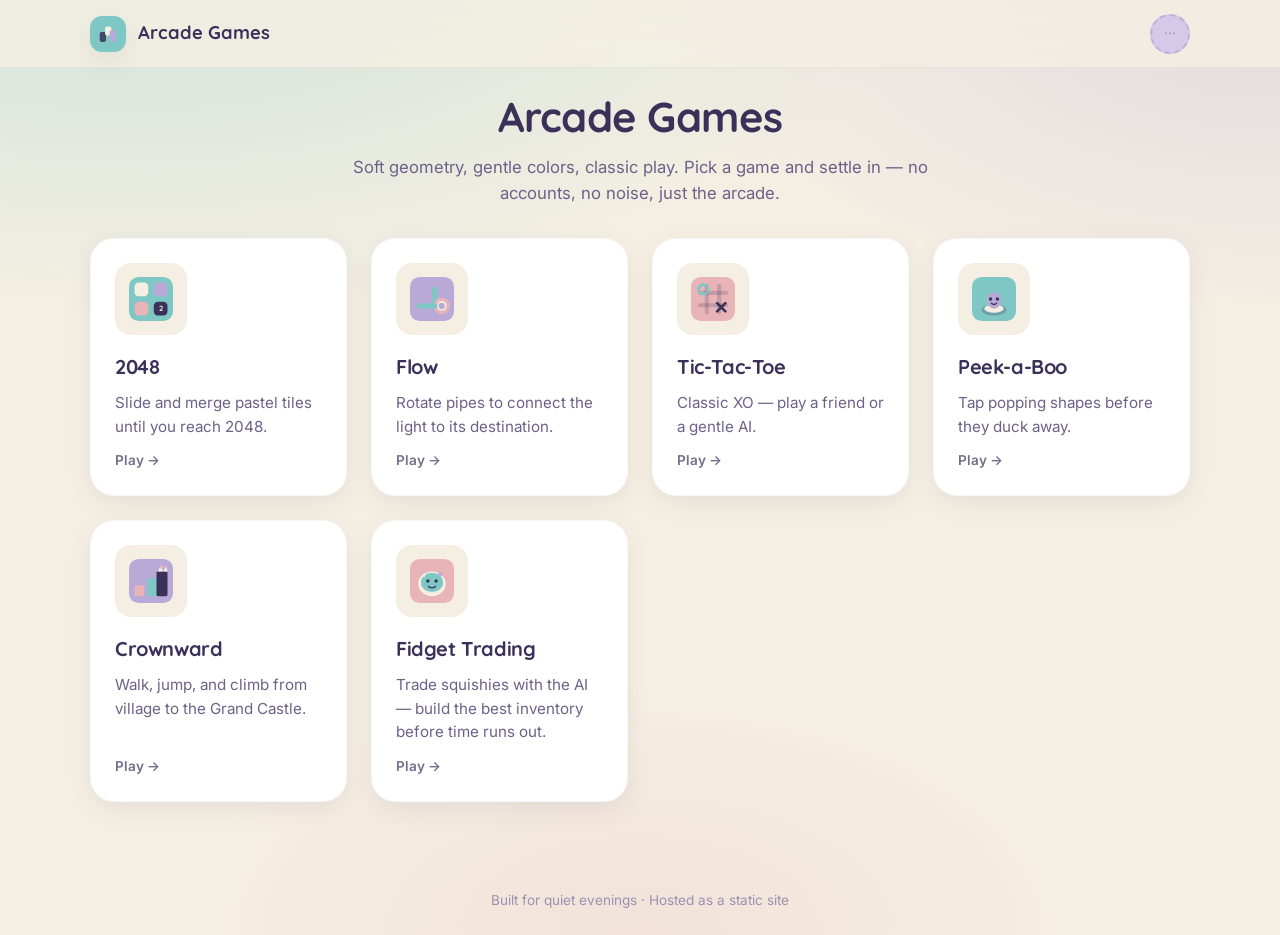
<file: index.html>
<!DOCTYPE html>
<html lang="en">
  <head>
    <meta charset="UTF-8" />
    <meta name="viewport" content="width=device-width, initial-scale=1" />
    <meta
      name="description"
      content="Arcade Games — a cozy collection of classic browser games."
    />
    <title>Arcade Games</title>
    <link rel="stylesheet" href="styles/theme.css" />
  </head>
  <body>
    <div class="page">
      <div id="site-nav" data-base="." data-hub="true"></div>

      <main class="page-main">
        <header class="section-header">
          <h1>Arcade Games</h1>
          <p class="lede">
            Soft geometry, gentle colors, classic play. Pick a game and settle
            in — no accounts, no noise, just the arcade.
          </p>
        </header>

        <ul id="game-grid" class="game-grid" aria-label="Available games"></ul>
      </main>

      <footer class="site-footer">
        Built for quiet evenings · Hosted as a static site
      </footer>
    </div>

    <script src="js/shell.js"></script>
    <script src="games/games-registry.js"></script>
    <script src="js/hub.js"></script>
  </body>
</html>
</file>
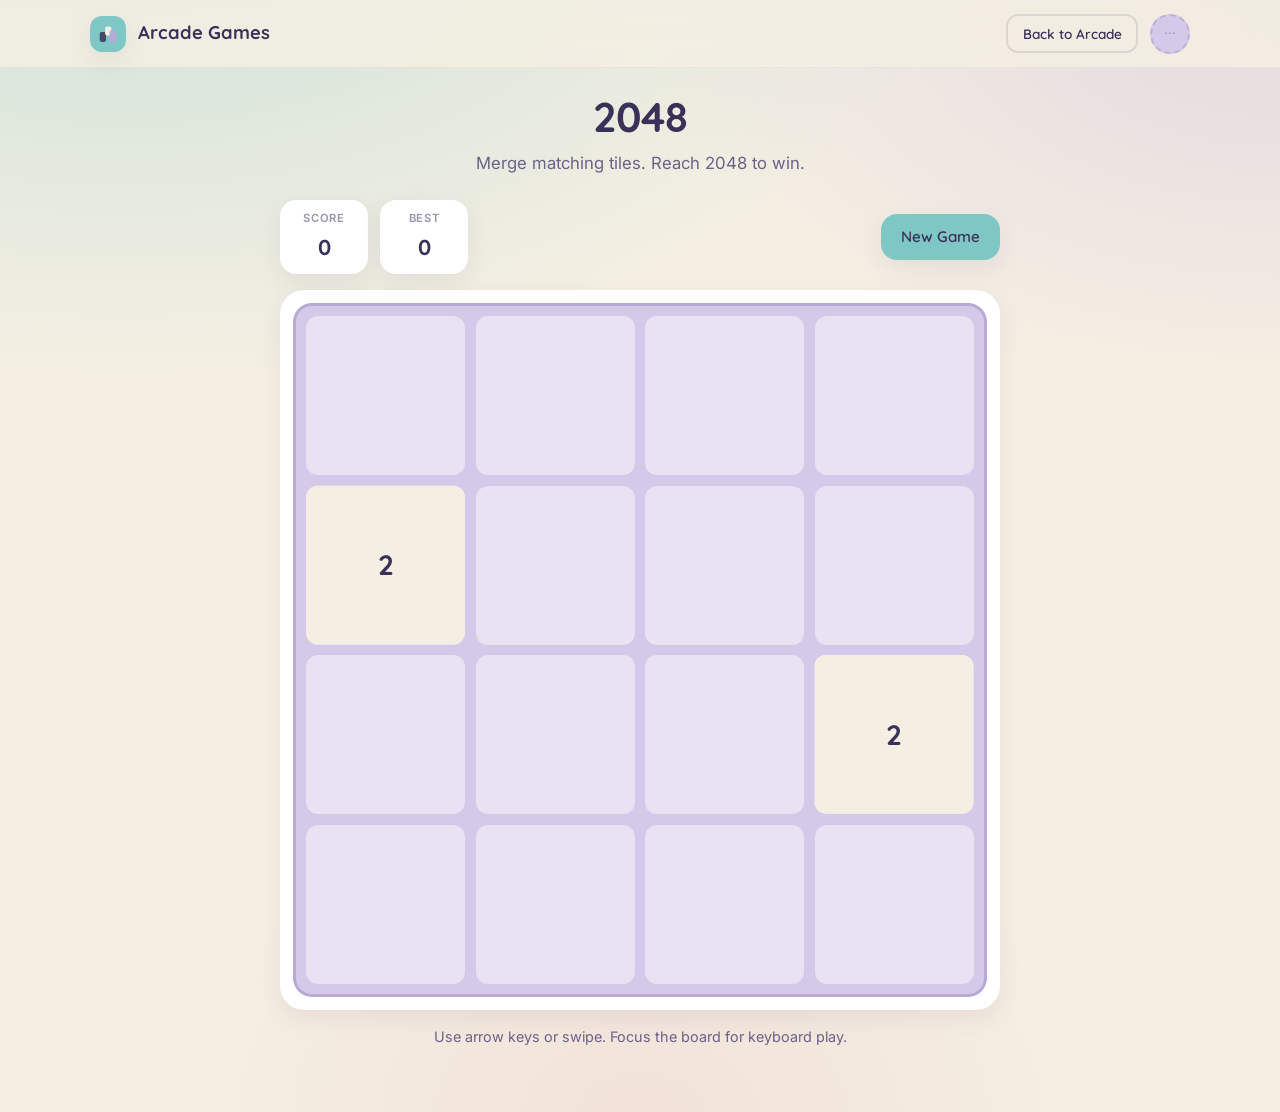
<file: games/2048/index.html>
<!DOCTYPE html>
<html lang="en">
  <head>
    <meta charset="UTF-8" />
    <meta name="viewport" content="width=device-width, initial-scale=1" />
    <title>2048 · Arcade Games</title>
    <link rel="stylesheet" href="../../styles/theme.css" />
    <link rel="stylesheet" href="style.css" />
  </head>
  <body>
    <div class="page">
      <div id="site-nav" data-base="../.."></div>

      <main class="page-main page-main--game">
        <header class="game-header">
          <h1>2048</h1>
          <p class="lede">Merge matching tiles. Reach 2048 to win.</p>
        </header>

        <div class="game-shell">
          <div class="hud">
            <div class="stat-row">
              <div class="stat">
                <span class="stat__label">Score</span>
                <span class="stat__value" id="score">0</span>
              </div>
              <div class="stat">
                <span class="stat__label">Best</span>
                <span class="stat__value" id="best">0</span>
              </div>
            </div>
            <button type="button" class="btn btn--primary" id="new-game">
              New Game
            </button>
          </div>

          <div class="board-wrap" id="board-wrap">
            <div
              class="grid-2048"
              id="board"
              role="grid"
              aria-label="2048 board"
              tabindex="0"
            >
              <div class="grid-2048__bg" id="board-bg" aria-hidden="true"></div>
              <div class="grid-2048__tiles" id="board-tiles"></div>
            </div>

            <div class="modal-backdrop" id="overlay" aria-hidden="true">
              <div class="modal-card" role="dialog" aria-labelledby="overlay-title">
                <h2 id="overlay-title">You win!</h2>
                <p id="overlay-msg">Nice merge streak.</p>
                <div class="btn-group">
                  <button type="button" class="btn btn--primary" id="overlay-restart">
                    New Game
                  </button>
                  <button type="button" class="btn btn--ghost" id="overlay-continue">
                    Keep Going
                  </button>
                </div>
              </div>
            </div>
          </div>

          <p class="muted text-center hint">
            Use arrow keys or swipe. Focus the board for keyboard play.
          </p>
        </div>
      </main>
    </div>

    <script src="../../js/shell.js"></script>
    <script src="script.js"></script>
  </body>
</html>
</file>
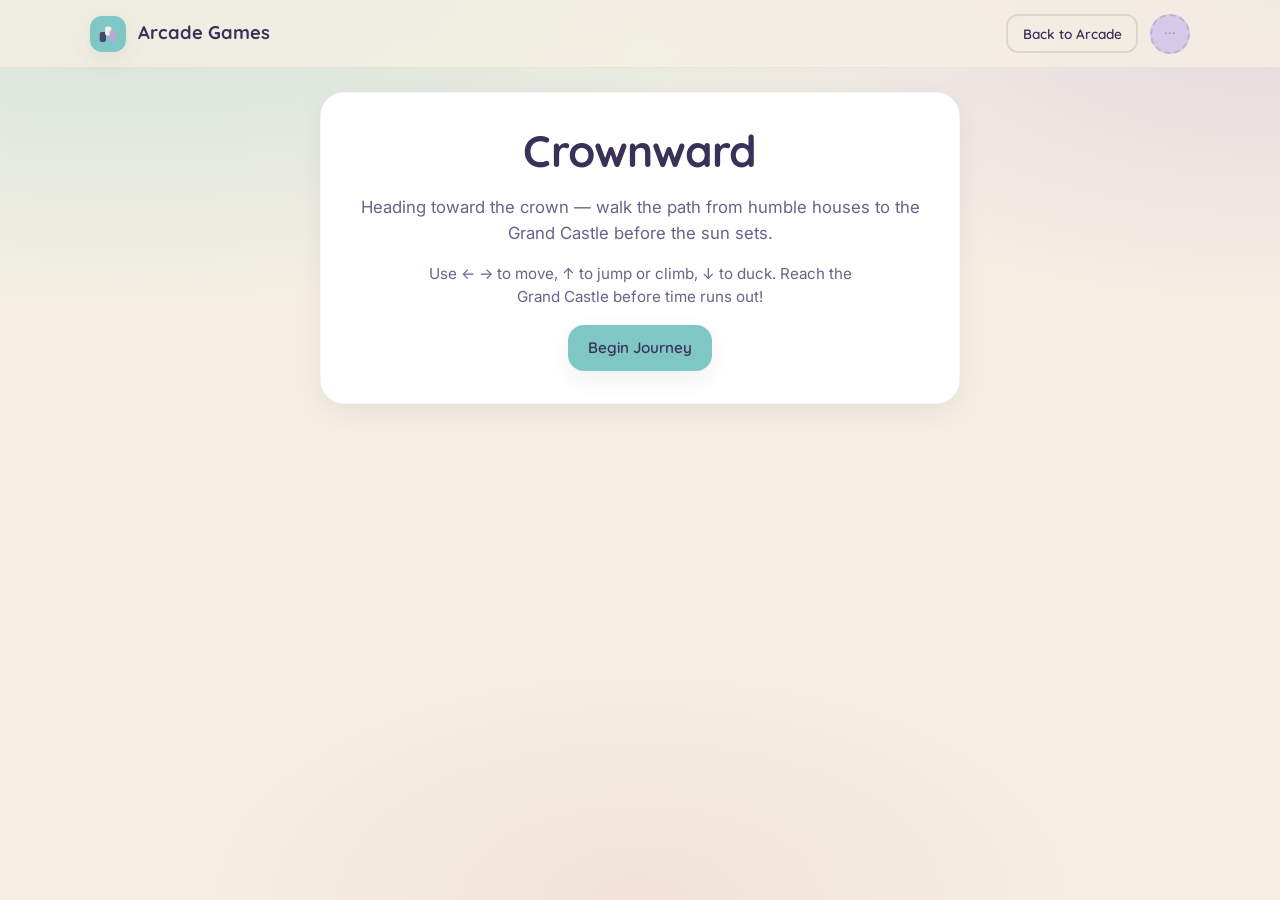
<file: games/crownward/index.html>
<!DOCTYPE html>
<html lang="en">
  <head>
    <meta charset="UTF-8" />
    <meta name="viewport" content="width=device-width, initial-scale=1" />
    <title>Crownward · Arcade Games</title>
    <link rel="stylesheet" href="../../styles/theme.css" />
    <link rel="stylesheet" href="style.css" />
  </head>
  <body>
    <div class="page">
      <div id="site-nav" data-base="../.."></div>

      <main class="page-main page-main--game crownward-main">
        <div class="game-shell crownward-shell">
          <!-- MENU -->
          <section id="screen-menu" class="cw-screen card" data-screen="MENU">
            <h1 class="cw-title">Crownward</h1>
            <p class="lede text-center">
              Heading toward the crown — walk the path from humble houses to the
              Grand Castle before the sun sets.
            </p>
            <p class="cw-howto muted text-center">
              Use ← → to move, ↑ to jump or climb, ↓ to duck. Reach the Grand
              Castle before time runs out!
            </p>
            <div class="btn-group">
              <button type="button" class="btn btn--primary" id="btn-start">
                Begin Journey
              </button>
            </div>
          </section>

          <!-- CHARACTER SELECT -->
          <section
            id="screen-select"
            class="cw-screen card hidden"
            data-screen="CHARACTER_SELECT"
            aria-hidden="true"
          >
            <h2 class="text-center">Choose your traveler</h2>
            <p class="muted text-center">
              Cosmetics &amp; light flavor — all three can reach the castle.
            </p>
            <div class="char-grid" role="list">
              <button
                type="button"
                class="char-card"
                data-char="knight"
                role="listitem"
              >
                <canvas class="char-preview" width="96" height="112" data-preview="knight"></canvas>
                <strong>Knight</strong>
                <span>Steady pace · solid jump</span>
              </button>
              <button
                type="button"
                class="char-card"
                data-char="wanderer"
                role="listitem"
              >
                <canvas class="char-preview" width="96" height="112" data-preview="wanderer"></canvas>
                <strong>Wanderer</strong>
                <span>Faster walk · shorter jump</span>
              </button>
              <button
                type="button"
                class="char-card"
                data-char="fox"
                role="listitem"
              >
                <canvas class="char-preview" width="96" height="112" data-preview="fox"></canvas>
                <strong>Fox Cub</strong>
                <span>Quick stride · higher jump</span>
              </button>
            </div>

            <fieldset class="theme-picker">
              <legend class="theme-picker__legend">Journey light</legend>
              <p class="muted text-center theme-picker__hint">
                Atmosphere only — Morning or Night, same path.
              </p>
              <div class="theme-grid" role="radiogroup" aria-label="Theme">
                <button
                  type="button"
                  class="theme-card is-selected"
                  data-theme="morning"
                  role="radio"
                  aria-checked="true"
                >
                  <span class="theme-card__swatch theme-card__swatch--morning" aria-hidden="true"></span>
                  <strong>Morning</strong>
                  <span>Warm sun &amp; clouds</span>
                </button>
                <button
                  type="button"
                  class="theme-card"
                  data-theme="night"
                  role="radio"
                  aria-checked="false"
                >
                  <span class="theme-card__swatch theme-card__swatch--night" aria-hidden="true"></span>
                  <strong>Night</strong>
                  <span>Moonlight &amp; stars</span>
                </button>
              </div>
            </fieldset>

            <div class="btn-group">
              <button type="button" class="btn btn--ghost" id="btn-back-menu">
                Back
              </button>
              <button type="button" class="btn btn--primary" id="btn-play" disabled>
                Set Out
              </button>
            </div>
          </section>

          <!-- PLAYING / PAUSED / WIN / TIMEOUT share the stage -->
          <section
            id="screen-play"
            class="cw-play hidden"
            data-screen="PLAYING"
            aria-hidden="true"
          >
            <div class="cw-hud">
              <div class="cw-minimap" id="minimap" aria-label="Path progress">
                <div class="cw-minimap__track">
                  <span class="cw-minimap__icon cw-minimap__icon--forest" title="Enchanted Forest"></span>
                  <span class="cw-minimap__icon cw-minimap__icon--village" title="Village"></span>
                  <span class="cw-minimap__icon cw-minimap__icon--outer" title="Castle"></span>
                  <span class="cw-minimap__icon cw-minimap__icon--grand" title="Grand Castle"></span>
                  <span class="cw-minimap__dot" id="minimap-dot"></span>
                </div>
                <span class="cw-minimap__label" id="zone-label">Enchanted Forest</span>
              </div>
              <div class="stat-row cw-hud__stats">
                <div class="stat">
                  <span class="stat__label">Time</span>
                  <span class="stat__value" id="hud-timer">30:00</span>
                </div>
                <div class="stat">
                  <span class="stat__label">Retries</span>
                  <span class="stat__value" id="hud-retries">0</span>
                </div>
              </div>
              <button type="button" class="btn btn--ghost btn--sm" id="btn-pause">
                Pause
              </button>
            </div>

            <div class="cw-canvas-wrap board-wrap">
              <canvas id="game-canvas" width="960" height="480" aria-label="Crownward game"></canvas>
              <div class="cw-tooltip hidden" id="tooltip" role="status"></div>
              <div class="cw-controls-hint" id="controls-hint" aria-hidden="false">
                <span class="cw-key">←</span>
                <span class="cw-key">→</span>
                <span class="cw-key">↑</span>
                <span class="cw-key">↓</span>
              </div>
            </div>

            <!-- Fail overlay -->
            <div class="modal-backdrop" id="fail-overlay" aria-hidden="true">
              <div class="modal-card" role="dialog" aria-labelledby="fail-title">
                <h2 id="fail-title">You stumbled!</h2>
                <p id="fail-msg">The path is unforgiving… try again from your last checkpoint.</p>
                <div class="btn-group">
                  <button type="button" class="btn btn--primary" id="btn-fail-restart">
                    Start Over
                  </button>
                  <button
                    type="button"
                    class="btn btn--diamond"
                    id="btn-fail-diamond"
                    disabled
                    title="Coming soon!"
                    aria-disabled="true"
                  >
                    Get a Diamond
                  </button>
                </div>
              </div>
            </div>

            <!-- Pause overlay -->
            <div class="modal-backdrop" id="pause-overlay" aria-hidden="true">
              <div class="modal-card" role="dialog" aria-labelledby="pause-title">
                <h2 id="pause-title">Paused</h2>
                <p>The path waits. Timer is frozen.</p>
                <div class="btn-group">
                  <button type="button" class="btn btn--primary" id="btn-resume">
                    Resume
                  </button>
                  <button type="button" class="btn btn--ghost" id="btn-quit">
                    Quit to Menu
                  </button>
                </div>
              </div>
            </div>

            <!-- Win overlay -->
            <div class="modal-backdrop" id="win-overlay" aria-hidden="true">
              <div class="modal-card cw-end-card" role="dialog" aria-labelledby="win-title">
                <div class="cw-confetti" id="confetti" aria-hidden="true"></div>
                <h2 id="win-title">The Crown Awaits</h2>
                <p id="win-msg">The King and Queen welcome you!</p>
                <ul class="cw-stats-list" id="win-stats"></ul>
                <div class="btn-group">
                  <button type="button" class="btn btn--primary" id="btn-win-again">
                    Play Again
                  </button>
                  <button type="button" class="btn btn--ghost" id="btn-win-menu">
                    Menu
                  </button>
                </div>
              </div>
            </div>

            <!-- Timeout overlay -->
            <div class="modal-backdrop" id="timeout-overlay" aria-hidden="true">
              <div class="modal-card" role="dialog" aria-labelledby="timeout-title">
                <h2 id="timeout-title">Sunset</h2>
                <p>
                  The sun set before you arrived — try again faster!
                </p>
                <div class="btn-group">
                  <button type="button" class="btn btn--primary" id="btn-timeout-again">
                    Try Again
                  </button>
                  <button type="button" class="btn btn--ghost" id="btn-timeout-menu">
                    Menu
                  </button>
                </div>
              </div>
            </div>
          </section>
        </div>
      </main>
    </div>

    <script src="../../js/shell.js"></script>
    <script src="script.js"></script>
  </body>
</html>
</file>
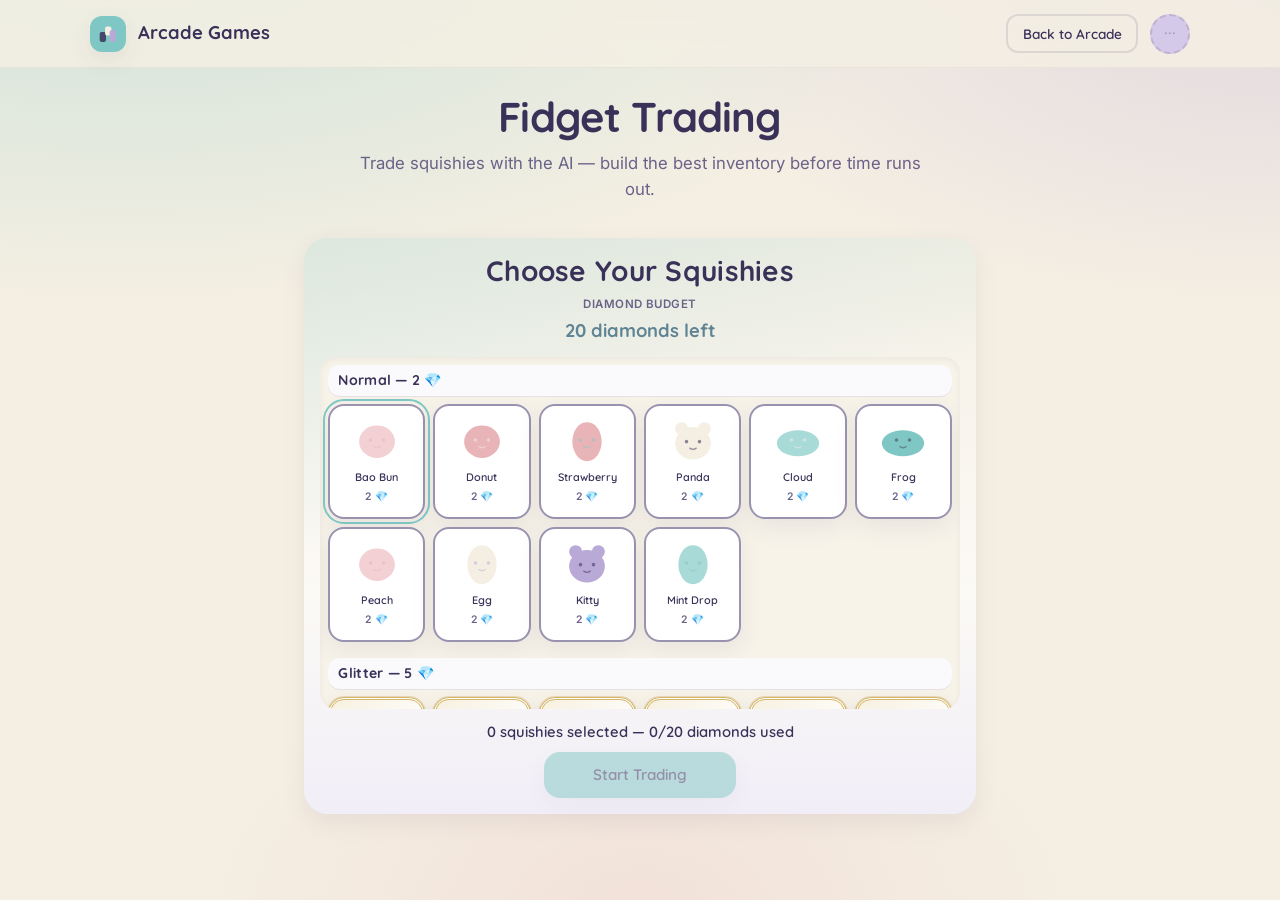
<file: games/fidget-trading/index.html>
<!DOCTYPE html>
<html lang="en">
  <head>
    <meta charset="UTF-8" />
    <meta name="viewport" content="width=device-width, initial-scale=1" />
    <title>Fidget Trading · Arcade Games</title>
    <link rel="stylesheet" href="../../styles/theme.css" />
    <link rel="stylesheet" href="style.css" />
  </head>
  <body>
    <div class="page">
      <div id="site-nav" data-base="../.."></div>

      <main class="page-main page-main--game">
        <header class="game-header">
          <h1>Fidget Trading</h1>
          <p class="lede">Trade squishies with the AI — build the best inventory before time runs out.</p>
        </header>

        <div class="game-shell fidget-shell">
          <!-- Starting inventory selection (shown before trade) -->
          <section
            class="fidget-select"
            id="select-screen"
            aria-labelledby="select-title"
            aria-describedby="select-budget select-summary"
          >
            <header class="fidget-select__header">
              <h2 class="fidget-select__title" id="select-title">Choose Your Squishies</h2>
              <p class="fidget-select__budget" id="select-budget" aria-live="polite">
                <span class="fidget-select__budget-label">Diamond budget</span>
                <span class="fidget-select__budget-value" id="select-diamonds-left">20 diamonds left</span>
              </p>
            </header>

            <div class="fidget-select__scroll" id="select-catalog" tabindex="-1"></div>

            <footer class="fidget-select__footer">
              <p class="fidget-select__summary" id="select-summary" aria-live="polite">
                0 squishies selected — 0/20 diamonds used
              </p>
              <p class="fidget-select__tip" id="select-tip" hidden aria-live="polite"></p>
              <button
                type="button"
                class="btn btn--primary fidget-select__start"
                id="btn-start-trading"
                disabled
              >
                Start Trading
              </button>
            </footer>
          </section>

          <div class="fidget-trade-ui" id="trade-ui" hidden>
            <div class="fidget-toolbar">
              <button
                type="button"
                class="btn btn--ghost btn--sm fidget-mute-btn"
                id="btn-mute"
                aria-pressed="false"
                aria-label="Mute sound"
                title="Mute sound"
              >
                <span class="fidget-mute-btn__icon" aria-hidden="true">♪</span>
                <span class="fidget-mute-btn__label" id="mute-label">Sound on</span>
              </button>
              <button
                type="button"
                class="btn btn--ghost btn--sm fidget-end-btn"
                id="btn-end-trading"
                title="End trading session"
              >
                End Trading
              </button>
            </div>

            <div class="hud fidget-hud">
              <div class="stat-row">
                <div class="stat">
                  <span class="stat__label">Time</span>
                  <span class="stat__value" id="hud-timer">10:00</span>
                </div>
                <div class="stat">
                  <span class="stat__label">Your inventory value</span>
                  <span class="stat__value" id="hud-value">0 diamonds</span>
                </div>
                <div class="stat">
                  <span class="stat__label">Trades</span>
                  <span class="stat__value" id="hud-trades">0 trades made</span>
                </div>
              </div>
              <p class="value-flash" id="value-flash" hidden aria-live="polite"></p>
            </div>

            <div class="fidget-table card" aria-label="Trade table">
              <section class="offer-zone offer-zone--ai" aria-labelledby="their-offer-label">
                <div class="offer-zone__header">
                  <h2 class="offer-zone__label" id="their-offer-label">Their Offer</h2>
                  <p class="ai-status" id="ai-status" aria-live="polite"></p>
                </div>
                <div class="ai-speech" id="ai-speech" hidden role="status" aria-live="polite">
                  <span class="ai-speech__text" id="ai-speech-text"></span>
                </div>
                <div
                  class="offer-shelf"
                  id="their-offer"
                  role="list"
                  aria-label="AI offer items"
                ></div>
                <p class="offer-zone__empty muted" id="their-offer-empty">Waiting for their offer…</p>
              </section>

              <div class="fairness-meter" id="fairness-meter" aria-live="polite">
                <div class="fairness-meter__labels" aria-hidden="true">
                  <span>You favored</span>
                  <span>Even</span>
                  <span>AI favored</span>
                </div>
                <div class="fairness-meter__track" aria-hidden="true">
                  <div class="fairness-meter__fill" id="fairness-fill"></div>
                  <div class="fairness-meter__marker" id="fairness-marker"></div>
                  <span class="fairness-meter__tick fairness-meter__tick--center"></span>
                </div>
                <p class="fairness-meter__readout" id="fairness-readout">Add items to see fairness</p>
              </div>

              <section class="offer-zone" aria-labelledby="your-offer-label">
                <h2 class="offer-zone__label" id="your-offer-label">Your Offer</h2>
                <div
                  class="offer-shelf"
                  id="your-offer"
                  role="list"
                  aria-label="Your offer items"
                ></div>
                <p class="offer-zone__empty muted" id="your-offer-empty">
                  Tap an item below to place it here
                </p>
              </section>
            </div>

            <div class="trade-actions" role="group" aria-label="Trade actions">
              <button
                type="button"
                class="trade-btn trade-btn--accept"
                id="btn-accept"
                aria-label="Accept trade"
                title="Accept"
              >
                <span class="trade-btn__icon" aria-hidden="true">✓</span>
                <span class="trade-btn__label">Accept</span>
              </button>
              <button
                type="button"
                class="trade-btn trade-btn--decline"
                id="btn-decline"
                aria-label="Decline trade"
                title="Decline"
              >
                <span class="trade-btn__icon" aria-hidden="true">✕</span>
                <span class="trade-btn__label">Decline</span>
              </button>
              <button
                type="button"
                class="trade-btn trade-btn--counter"
                id="btn-counter"
                aria-label="Ask AI to add more"
                title="Counter / Add More"
              >
                <span class="trade-btn__icon" aria-hidden="true">+</span>
                <span class="trade-btn__label">Add more</span>
              </button>
            </div>
            <p class="trade-action-hint muted text-center" id="trade-action-hint" hidden></p>

            <section class="inventory-panel" aria-labelledby="inventory-label">
              <h2 class="inventory-panel__label" id="inventory-label">Your Inventory</h2>
              <div
                class="inventory-tray"
                id="player-inventory"
                role="list"
                aria-label="Owned fidgets"
              ></div>
            </section>

            <p class="muted text-center hint">
              Tap inventory items to offer them. Tap an offer to take it back. Accept asks the AI to
              decide — Decline clears the table — Add more nudges the AI to sweeten their offer.
            </p>
          </div>
        </div>
      </main>
    </div>

    <div
      class="fidget-end-overlay"
      id="end-overlay"
      hidden
      role="dialog"
      aria-modal="true"
      aria-labelledby="end-title"
    >
      <div class="fidget-end-overlay__backdrop" aria-hidden="true"></div>
      <div class="fidget-confetti" id="end-confetti" aria-hidden="true"></div>
      <div class="fidget-end-modal card">
        <h2 class="fidget-end-modal__title" id="end-title">Trading Session Complete!</h2>
        <p class="fidget-end-modal__subtitle muted">Here’s how your squishy haul turned out.</p>

        <div class="fidget-end-stats" aria-live="polite">
          <p class="fidget-end-stat">
            <span class="fidget-end-stat__label">Items</span>
            <span class="fidget-end-stat__value" id="end-item-count">0</span>
          </p>
          <p class="fidget-end-stat">
            <span class="fidget-end-stat__label">Inventory value</span>
            <span class="fidget-end-stat__value" id="end-value">0 diamonds</span>
          </p>
          <p class="fidget-end-stat">
            <span class="fidget-end-stat__label">Trades completed</span>
            <span class="fidget-end-stat__value" id="end-trades">0</span>
          </p>
        </div>

        <p class="fidget-end-compare" id="end-compare"></p>

        <section class="fidget-end-inventory" aria-labelledby="end-inventory-label">
          <h3 class="fidget-end-inventory__label" id="end-inventory-label">Final inventory</h3>
          <div
            class="fidget-end-inventory__grid"
            id="end-inventory"
            role="list"
            aria-label="Final inventory by tier"
          ></div>
        </section>

        <button type="button" class="btn btn--primary fidget-trade-again" id="btn-trade-again">
          Trade Again
        </button>
      </div>
    </div>

    <script src="../../js/shell.js"></script>
    <script src="items.js"></script>
    <script src="script.js"></script>
  </body>
</html>
</file>
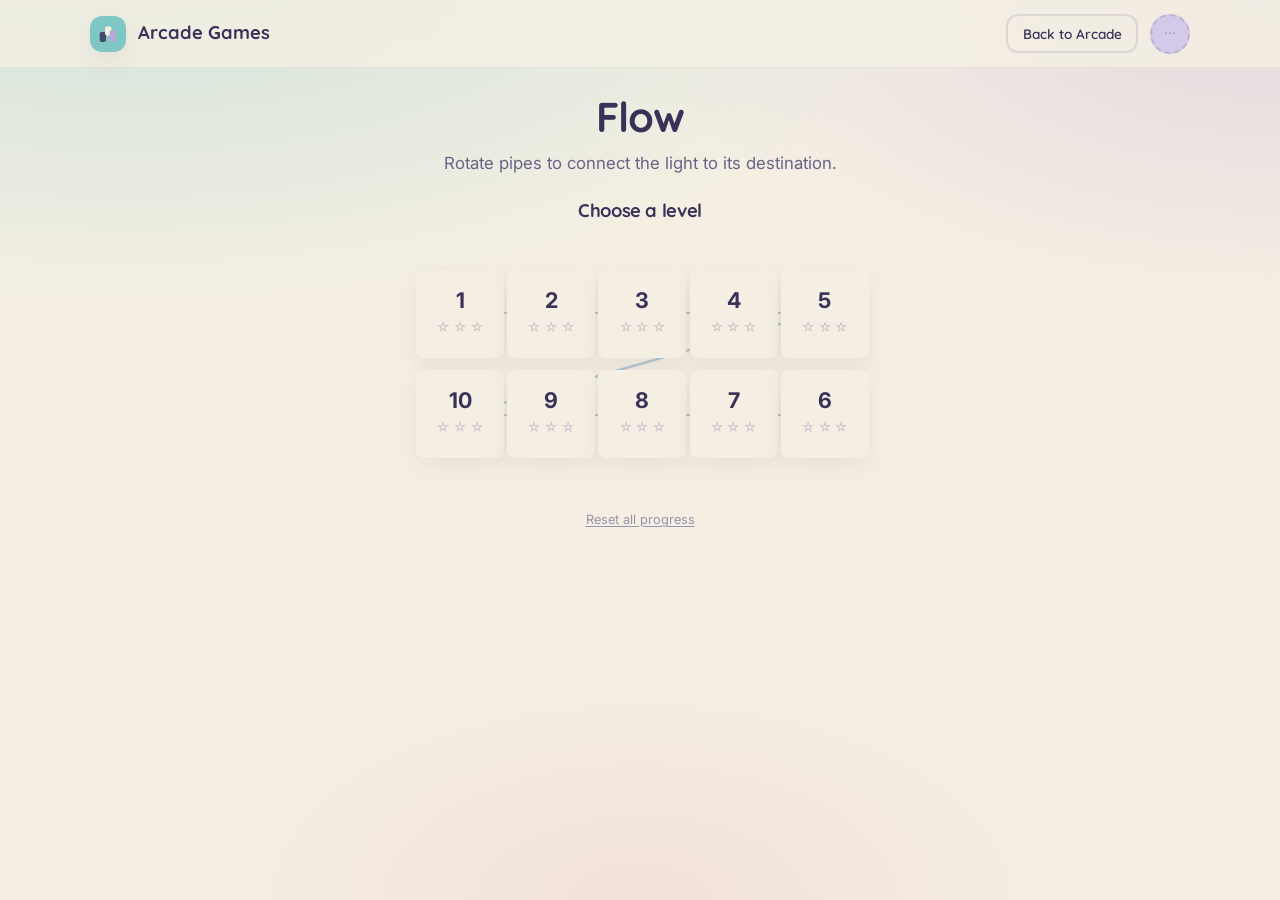
<file: games/flow/index.html>
<!DOCTYPE html>
<html lang="en">
  <head>
    <meta charset="UTF-8" />
    <meta name="viewport" content="width=device-width, initial-scale=1" />
    <title>Flow · Arcade Games</title>
    <link rel="stylesheet" href="../../styles/theme.css" />
    <link rel="stylesheet" href="style.css" />
  </head>
  <body>
    <div class="page">
      <div id="site-nav" data-base="../.."></div>

      <main class="page-main page-main--game">
        <header class="game-header">
          <h1>Flow</h1>
          <p class="lede">Rotate pipes to connect the light to its destination.</p>
        </header>

        <!-- Level select (entry) -->
        <section class="game-shell" id="select-screen" aria-label="Level select">
          <h2 class="flow-section-title">Choose a level</h2>
          <div class="level-map">
            <div class="level-map__trail" id="level-map-trail" aria-hidden="true"></div>
            <div class="level-grid" id="level-grid" role="list"></div>
          </div>
          <p class="text-center flow-reset-wrap">
            <button type="button" class="flow-reset-link" id="btn-reset-progress">
              Reset all progress
            </button>
          </p>
        </section>

        <!-- Puzzle play -->
        <section class="game-shell is-hidden" id="play-screen" aria-label="Puzzle">
          <div class="hud">
            <div class="stat-row">
              <div class="stat">
                <span class="stat__label">Level</span>
                <span class="stat__value" id="hud-level">1</span>
              </div>
              <div class="stat">
                <span class="stat__label">Moves</span>
                <span class="stat__value" id="hud-moves">0</span>
              </div>
              <div class="stat">
                <span class="stat__label">Par</span>
                <span class="stat__value" id="hud-par">—</span>
              </div>
              <div class="stat is-hidden" id="hud-timer-stat" aria-hidden="true">
                <span class="stat__label">Time</span>
                <span class="stat__value" id="hud-timer">00:00</span>
              </div>
            </div>
            <div class="btn-group hud-actions">
              <button type="button" class="btn btn--ghost btn--sm" id="btn-levels">
                Levels
              </button>
              <button type="button" class="btn btn--primary btn--sm" id="btn-replay">
                Replay
              </button>
            </div>
          </div>

          <p class="muted text-center flow-level-name" id="level-name"></p>

          <div class="board-wrap flow-board-wrap">
            <div
              class="flow-grid"
              id="flow-grid"
              role="grid"
              aria-label="Pipe puzzle board"
            ></div>

            <div class="modal-backdrop" id="complete-modal" aria-hidden="true">
              <div
                class="modal-card"
                id="complete-card"
                role="dialog"
                aria-labelledby="complete-title"
                aria-describedby="complete-msg"
              >
                <h2 id="complete-title">Level Complete</h2>
                <div class="star-row" id="complete-stars" aria-hidden="true">
                  <span class="star" data-i="1">★</span>
                  <span class="star" data-i="2">★</span>
                  <span class="star" data-i="3">★</span>
                </div>
                <p
                  class="perfect-badge"
                  id="perfect-badge"
                  aria-hidden="true"
                >
                  Perfect Solve!
                </p>
                <p id="complete-msg">Nice routing!</p>
                <div class="btn-group">
                  <button type="button" class="btn btn--primary" id="btn-next">
                    Next Level
                  </button>
                  <button type="button" class="btn btn--ghost" id="btn-replay-modal">
                    Replay
                  </button>
                </div>
              </div>
            </div>
          </div>

          <p class="muted text-center hint">
            Tap a pipe to rotate it 90°. Match each source to its same-color target.
          </p>
        </section>
      </main>
    </div>

    <script src="../../js/shell.js"></script>
    <script src="levels.js"></script>
    <script src="script.js"></script>
  </body>
</html>
</file>
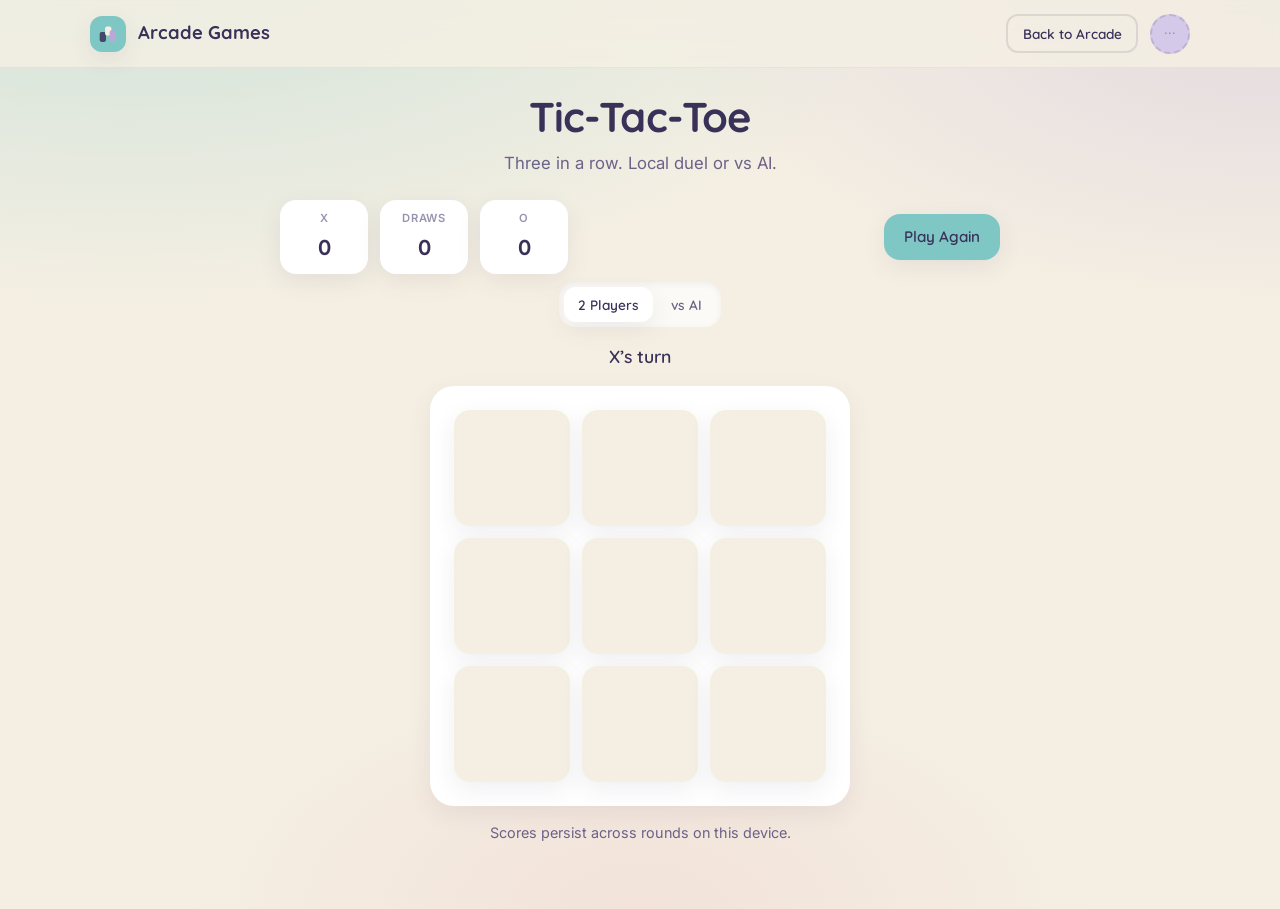
<file: games/tic-tac-toe/index.html>
<!DOCTYPE html>
<html lang="en">
  <head>
    <meta charset="UTF-8" />
    <meta name="viewport" content="width=device-width, initial-scale=1" />
    <title>Tic-Tac-Toe · Arcade Games</title>
    <link rel="stylesheet" href="../../styles/theme.css" />
    <link rel="stylesheet" href="style.css" />
  </head>
  <body>
    <div class="page">
      <div id="site-nav" data-base="../.."></div>

      <main class="page-main page-main--game">
        <header class="game-header">
          <h1>Tic-Tac-Toe</h1>
          <p class="lede">Three in a row. Local duel or vs AI.</p>
        </header>

        <div class="game-shell">
          <div class="hud">
            <div class="stat-row">
              <div class="stat">
                <span class="stat__label">X</span>
                <span class="stat__value" id="score-x">0</span>
              </div>
              <div class="stat">
                <span class="stat__label">Draws</span>
                <span class="stat__value" id="score-draw">0</span>
              </div>
              <div class="stat">
                <span class="stat__label">O</span>
                <span class="stat__value" id="score-o">0</span>
              </div>
            </div>
            <button type="button" class="btn btn--primary" id="play-again">
              Play Again
            </button>
          </div>

          <div class="text-center mode-row">
            <div class="seg" role="group" aria-label="Game mode">
              <button type="button" class="seg__btn is-active" data-mode="pvp" aria-pressed="true">
                2 Players
              </button>
              <button type="button" class="seg__btn" data-mode="ai" aria-pressed="false">
                vs AI
              </button>
            </div>
          </div>

          <p class="status muted text-center" id="status" aria-live="polite">
            X’s turn
          </p>

          <div class="board-wrap ttt-wrap">
            <div class="ttt-board" id="board" role="grid" aria-label="Tic-tac-toe board">
              <button type="button" class="ttt-cell" data-i="0" role="gridcell" aria-label="Cell 1"></button>
              <button type="button" class="ttt-cell" data-i="1" role="gridcell" aria-label="Cell 2"></button>
              <button type="button" class="ttt-cell" data-i="2" role="gridcell" aria-label="Cell 3"></button>
              <button type="button" class="ttt-cell" data-i="3" role="gridcell" aria-label="Cell 4"></button>
              <button type="button" class="ttt-cell" data-i="4" role="gridcell" aria-label="Cell 5"></button>
              <button type="button" class="ttt-cell" data-i="5" role="gridcell" aria-label="Cell 6"></button>
              <button type="button" class="ttt-cell" data-i="6" role="gridcell" aria-label="Cell 7"></button>
              <button type="button" class="ttt-cell" data-i="7" role="gridcell" aria-label="Cell 8"></button>
              <button type="button" class="ttt-cell" data-i="8" role="gridcell" aria-label="Cell 9"></button>
              <svg class="win-line" id="win-line" viewBox="0 0 100 100" aria-hidden="true">
                <line x1="0" y1="0" x2="0" y2="0" />
              </svg>
            </div>
          </div>

          <p class="muted text-center hint">
            Scores persist across rounds on this device.
          </p>
        </div>
      </main>
    </div>

    <script src="../../js/shell.js"></script>
    <script src="script.js"></script>
  </body>
</html>
</file>
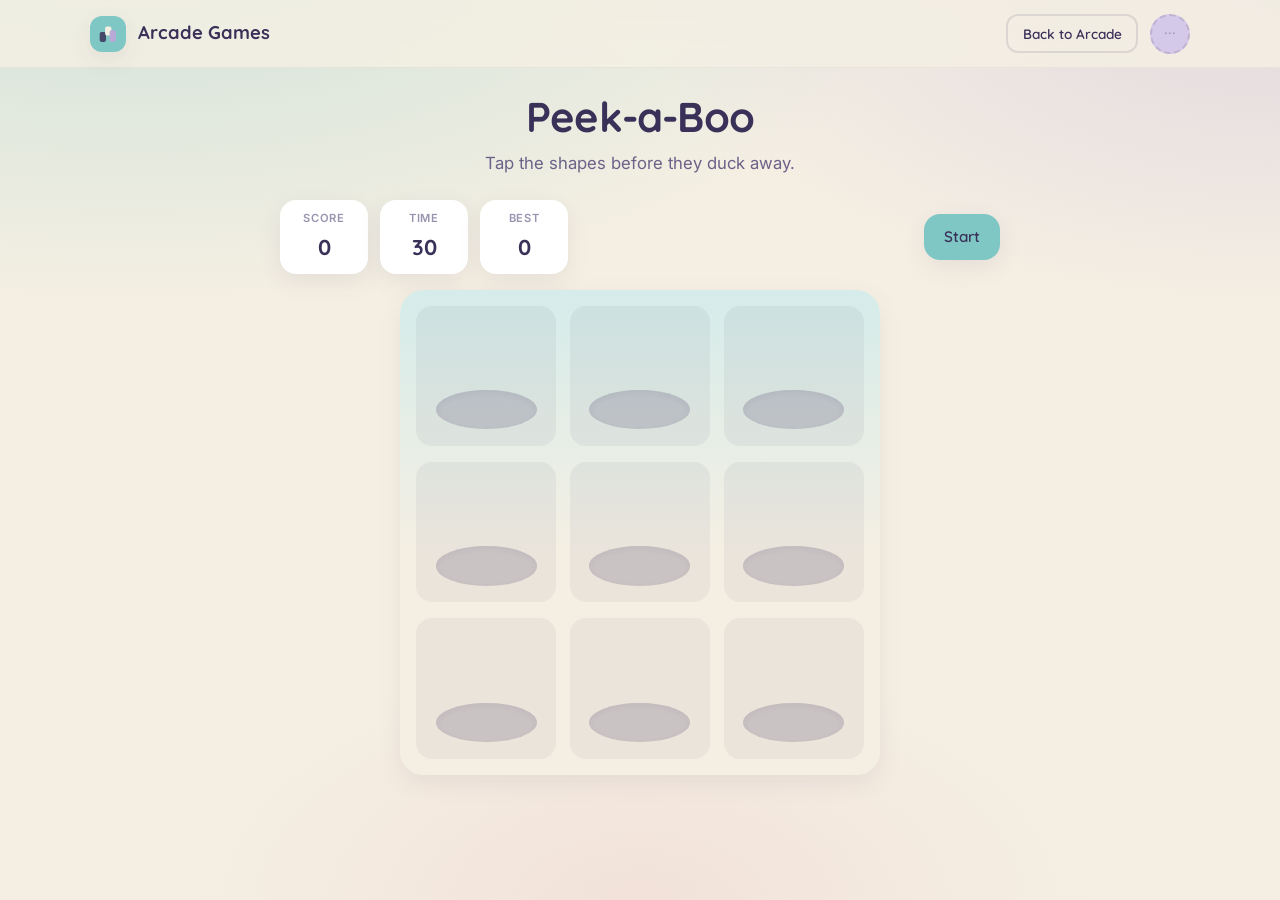
<file: games/whack-a-mole/index.html>
<!DOCTYPE html>
<html lang="en">
  <head>
    <meta charset="UTF-8" />
    <meta name="viewport" content="width=device-width, initial-scale=1" />
    <title>Peek-a-Boo · Arcade Games</title>
    <link rel="stylesheet" href="../../styles/theme.css" />
    <link rel="stylesheet" href="style.css" />
  </head>
  <body>
    <div class="page">
      <div id="site-nav" data-base="../.."></div>

      <main class="page-main page-main--game">
        <header class="game-header">
          <h1>Peek-a-Boo</h1>
          <p class="lede">Tap the shapes before they duck away.</p>
        </header>

        <div class="game-shell">
          <div class="hud">
            <div class="stat-row">
              <div class="stat">
                <span class="stat__label">Score</span>
                <span class="stat__value" id="score">0</span>
              </div>
              <div class="stat">
                <span class="stat__label">Time</span>
                <span class="stat__value" id="time">30</span>
              </div>
              <div class="stat">
                <span class="stat__label">Best</span>
                <span class="stat__value" id="best">0</span>
              </div>
            </div>
            <button type="button" class="btn btn--primary" id="start-btn">
              Start
            </button>
          </div>

          <div class="board-wrap peek-wrap">
            <div class="peek-grid" id="grid" aria-label="Peek-a-boo holes"></div>

            <div class="modal-backdrop" id="overlay" aria-hidden="true">
              <div class="modal-card" role="dialog" aria-labelledby="end-title">
                <h2 id="end-title">Time’s up!</h2>
                <p id="end-msg">Nice reflexes.</p>
                <button type="button" class="btn btn--primary" id="again-btn">
                  Play Again
                </button>
              </div>
            </div>
          </div>
        </div>
      </main>
    </div>

    <script src="../../js/shell.js"></script>
    <script src="script.js"></script>
  </body>
</html>
</file>
<file: styles/theme.css>
/**
 * Arcade Games — shared design system
 * Monument Valley–inspired flat pastels. Import on every page.
 *
 * Games should reuse these tokens and components instead of inventing
 * their own colors, radii, shadows, or button styles.
 */

@import url("https://fonts.googleapis.com/css2?family=Inter:wght@400;500;600&family=Quicksand:wght@500;600;700&display=swap");

/* -------------------------------------------------------------------------- */
/* Tokens                                                                      */
/* -------------------------------------------------------------------------- */

:root {
  --teal: #7fc7c4;
  --lavender: #b9a9d6;
  --cream: #f5efe3;
  --pink: #e8b4b8;
  --ink: #3a3159;

  --teal-soft: #a8dad8;
  --lavender-soft: #d4c9e8;
  --pink-soft: #f2d0d3;
  --ink-muted: #6b6288;
  --ink-faint: #9a93b0;
  --surface: #ffffff;
  --surface-soft: #faf7f2;

  --radius-sm: 12px;
  --radius-md: 16px;
  --radius-lg: 24px;
  --radius-xl: 32px;

  --shadow-soft: 0 8px 24px rgba(58, 49, 89, 0.08);
  --shadow-lift: 0 14px 32px rgba(58, 49, 89, 0.14);
  --shadow-inset: inset 0 2px 6px rgba(58, 49, 89, 0.06);

  --space-1: 0.25rem;
  --space-2: 0.5rem;
  --space-3: 0.75rem;
  --space-4: 1rem;
  --space-5: 1.5rem;
  --space-6: 2rem;
  --space-7: 3rem;
  --space-8: 4rem;

  --font-display: "Quicksand", system-ui, sans-serif;
  --font-body: "Inter", system-ui, sans-serif;

  --transition-fast: 160ms ease;
  --transition-med: 240ms ease;

  --nav-height: 4.25rem;
  --max-width: 1100px;
}

/* -------------------------------------------------------------------------- */
/* Reset & base                                                                */
/* -------------------------------------------------------------------------- */

*,
*::before,
*::after {
  box-sizing: border-box;
}

html {
  scroll-behavior: smooth;
}

body {
  margin: 0;
  min-height: 100vh;
  font-family: var(--font-body);
  font-size: 1rem;
  line-height: 1.55;
  color: var(--ink);
  background:
    radial-gradient(ellipse 120% 80% at 10% -10%, rgba(127, 199, 196, 0.35), transparent 55%),
    radial-gradient(ellipse 100% 70% at 100% 0%, rgba(185, 169, 214, 0.3), transparent 50%),
    radial-gradient(ellipse 80% 60% at 50% 100%, rgba(232, 180, 184, 0.22), transparent 45%),
    var(--cream);
  -webkit-font-smoothing: antialiased;
}

img,
svg {
  display: block;
  max-width: 100%;
}

button,
input,
select {
  font: inherit;
  color: inherit;
}

a {
  color: var(--ink);
  text-decoration: none;
}

a:hover {
  color: var(--ink-muted);
}

:focus-visible {
  outline: 3px solid var(--lavender);
  outline-offset: 3px;
}

.sr-only {
  position: absolute;
  width: 1px;
  height: 1px;
  padding: 0;
  margin: -1px;
  overflow: hidden;
  clip: rect(0, 0, 0, 0);
  white-space: nowrap;
  border: 0;
}

/* -------------------------------------------------------------------------- */
/* Typography                                                                  */
/* -------------------------------------------------------------------------- */

h1,
h2,
h3,
.heading {
  font-family: var(--font-display);
  font-weight: 700;
  line-height: 1.2;
  letter-spacing: -0.02em;
  margin: 0 0 var(--space-3);
}

h1 {
  font-size: clamp(1.85rem, 4vw, 2.6rem);
}

h2 {
  font-size: clamp(1.35rem, 3vw, 1.75rem);
}

h3 {
  font-size: 1.15rem;
}

.lede {
  font-size: 1.05rem;
  color: var(--ink-muted);
  max-width: 36rem;
  margin: 0;
}

.muted {
  color: var(--ink-muted);
}

/* -------------------------------------------------------------------------- */
/* Layout                                                                      */
/* -------------------------------------------------------------------------- */

.page {
  min-height: 100vh;
  display: flex;
  flex-direction: column;
}

.page-main {
  flex: 1;
  width: min(100% - 2rem, var(--max-width));
  margin: 0 auto;
  padding: var(--space-5) 0 var(--space-8);
}

.page-main--narrow {
  width: min(100% - 2rem, 640px);
}

.page-main--game {
  width: min(100% - 2rem, 720px);
  display: flex;
  flex-direction: column;
  align-items: center;
  gap: var(--space-5);
}

.section-header {
  text-align: center;
  margin-bottom: var(--space-6);
}

.section-header .lede {
  margin-inline: auto;
}

/* -------------------------------------------------------------------------- */
/* Top bar / shell                                                             */
/* -------------------------------------------------------------------------- */

.topbar {
  position: sticky;
  top: 0;
  z-index: 50;
  height: var(--nav-height);
  display: flex;
  align-items: center;
  backdrop-filter: blur(12px);
  background: rgba(245, 239, 227, 0.82);
  border-bottom: 1px solid rgba(58, 49, 89, 0.06);
}

.topbar__inner {
  width: min(100% - 2rem, var(--max-width));
  margin: 0 auto;
  display: flex;
  align-items: center;
  justify-content: space-between;
  gap: var(--space-4);
}

.brand {
  display: inline-flex;
  align-items: center;
  gap: var(--space-3);
  font-family: var(--font-display);
  font-weight: 700;
  font-size: 1.15rem;
  color: var(--ink);
}

.brand:hover {
  color: var(--ink);
  transform: translateY(-1px);
}

.brand__mark {
  width: 2.25rem;
  height: 2.25rem;
  border-radius: var(--radius-sm);
  background: var(--teal);
  box-shadow: var(--shadow-soft);
  display: grid;
  place-items: center;
  flex-shrink: 0;
}

.brand__mark svg {
  width: 1.35rem;
  height: 1.35rem;
}

.topbar__actions {
  display: flex;
  align-items: center;
  gap: var(--space-3);
}

.topbar__profile-slot {
  min-width: 2.5rem;
  min-height: 2.5rem;
  border-radius: 999px;
  background: var(--lavender-soft);
  border: 2px dashed rgba(58, 49, 89, 0.15);
  display: grid;
  place-items: center;
  font-size: 0.7rem;
  font-weight: 600;
  color: var(--ink-faint);
  letter-spacing: 0.02em;
}

/* -------------------------------------------------------------------------- */
/* Cards                                                                       */
/* -------------------------------------------------------------------------- */

.card {
  background: var(--surface);
  border-radius: var(--radius-lg);
  box-shadow: var(--shadow-soft);
  padding: var(--space-5);
  border: 1px solid rgba(58, 49, 89, 0.04);
}

.card--interactive {
  display: flex;
  flex-direction: column;
  gap: var(--space-3);
  height: 100%;
  cursor: pointer;
  transition:
    transform var(--transition-med),
    box-shadow var(--transition-med);
}

.card--interactive:hover,
.card--interactive:focus-visible {
  transform: translateY(-6px) scale(1.015);
  box-shadow: var(--shadow-lift);
  outline: none;
}

.card--interactive:focus-visible {
  box-shadow: var(--shadow-lift), 0 0 0 3px var(--lavender);
}

.card__icon {
  width: 4.5rem;
  height: 4.5rem;
  border-radius: var(--radius-md);
  display: grid;
  place-items: center;
  background: var(--cream);
  margin-bottom: var(--space-2);
}

.card__icon svg {
  width: 2.75rem;
  height: 2.75rem;
}

.card__title {
  font-family: var(--font-display);
  font-size: 1.25rem;
  font-weight: 700;
  margin: 0;
}

.card__desc {
  margin: 0;
  color: var(--ink-muted);
  font-size: 0.95rem;
  flex: 1;
}

.card__cta {
  font-size: 0.85rem;
  font-weight: 600;
  color: var(--ink);
  opacity: 0.7;
  transition: opacity var(--transition-fast);
}

.card--interactive:hover .card__cta {
  opacity: 1;
}

/* -------------------------------------------------------------------------- */
/* Buttons                                                                     */
/* -------------------------------------------------------------------------- */

.btn {
  display: inline-flex;
  align-items: center;
  justify-content: center;
  gap: var(--space-2);
  padding: 0.7rem 1.25rem;
  border: none;
  border-radius: var(--radius-md);
  font-family: var(--font-display);
  font-weight: 600;
  font-size: 0.95rem;
  cursor: pointer;
  background: var(--surface);
  color: var(--ink);
  box-shadow: var(--shadow-soft);
  transition:
    transform var(--transition-fast),
    box-shadow var(--transition-fast),
    background var(--transition-fast);
}

.btn:hover {
  transform: translateY(-2px);
  box-shadow: var(--shadow-lift);
}

.btn:active {
  transform: translateY(0);
}

.btn:disabled {
  opacity: 0.5;
  cursor: not-allowed;
  transform: none;
  box-shadow: var(--shadow-soft);
}

.btn--primary {
  background: var(--teal);
  color: var(--ink);
}

.btn--lavender {
  background: var(--lavender);
}

.btn--pink {
  background: var(--pink);
}

.btn--ghost {
  background: transparent;
  box-shadow: none;
  border: 2px solid rgba(58, 49, 89, 0.12);
}

.btn--ghost:hover {
  background: rgba(255, 255, 255, 0.55);
  box-shadow: none;
}

.btn--sm {
  padding: 0.45rem 0.9rem;
  font-size: 0.85rem;
  border-radius: var(--radius-sm);
}

.btn-group {
  display: flex;
  flex-wrap: wrap;
  gap: var(--space-2);
  justify-content: center;
}

/* Segmented control (difficulty / mode toggles) */
.seg {
  display: inline-flex;
  padding: 0.3rem;
  background: rgba(255, 255, 255, 0.7);
  border-radius: var(--radius-md);
  box-shadow: var(--shadow-inset);
  gap: 0.2rem;
}

.seg__btn {
  border: none;
  background: transparent;
  padding: 0.45rem 0.9rem;
  border-radius: var(--radius-sm);
  font-family: var(--font-display);
  font-weight: 600;
  font-size: 0.85rem;
  color: var(--ink-muted);
  cursor: pointer;
  transition: background var(--transition-fast), color var(--transition-fast);
}

.seg__btn[aria-pressed="true"],
.seg__btn.is-active {
  background: var(--surface);
  color: var(--ink);
  box-shadow: var(--shadow-soft);
}

/* -------------------------------------------------------------------------- */
/* Game HUD / panels                                                           */
/* -------------------------------------------------------------------------- */

.game-shell {
  width: 100%;
  display: flex;
  flex-direction: column;
  gap: var(--space-4);
  align-items: stretch;
}

.game-header {
  text-align: center;
}

.game-header h1 {
  margin-bottom: var(--space-2);
}

.hud {
  display: flex;
  flex-wrap: wrap;
  align-items: center;
  justify-content: space-between;
  gap: var(--space-3);
}

.stat-row {
  display: flex;
  flex-wrap: wrap;
  gap: var(--space-3);
}

.stat {
  background: var(--surface);
  border-radius: var(--radius-md);
  padding: 0.65rem 1.1rem;
  box-shadow: var(--shadow-soft);
  min-width: 5.5rem;
  text-align: center;
}

.stat__label {
  display: block;
  font-size: 0.7rem;
  font-weight: 600;
  text-transform: uppercase;
  letter-spacing: 0.06em;
  color: var(--ink-faint);
  margin-bottom: 0.15rem;
}

.stat__value {
  font-family: var(--font-display);
  font-weight: 700;
  font-size: 1.35rem;
  color: var(--ink);
}

.board-wrap {
  background: var(--surface);
  border-radius: var(--radius-lg);
  padding: var(--space-4);
  box-shadow: var(--shadow-soft);
  position: relative;
}

/* -------------------------------------------------------------------------- */
/* Modal                                                                       */
/* -------------------------------------------------------------------------- */

.modal-backdrop {
  position: absolute;
  inset: 0;
  border-radius: inherit;
  background: rgba(245, 239, 227, 0.72);
  backdrop-filter: blur(4px);
  display: grid;
  place-items: center;
  padding: var(--space-4);
  opacity: 0;
  pointer-events: none;
  transition: opacity var(--transition-med);
  z-index: 10;
}

.modal-backdrop.is-open {
  opacity: 1;
  pointer-events: auto;
}

.modal-card {
  background: var(--surface);
  border-radius: var(--radius-lg);
  padding: var(--space-6) var(--space-5);
  box-shadow: var(--shadow-lift);
  text-align: center;
  max-width: 20rem;
  width: 100%;
  transform: translateY(8px) scale(0.97);
  transition: transform var(--transition-med);
}

.modal-backdrop.is-open .modal-card {
  transform: translateY(0) scale(1);
}

.modal-card h2 {
  margin-bottom: var(--space-2);
}

.modal-card p {
  color: var(--ink-muted);
  margin: 0 0 var(--space-5);
}

/* -------------------------------------------------------------------------- */
/* Game grid (hub)                                                             */
/* -------------------------------------------------------------------------- */

.game-grid {
  display: grid;
  grid-template-columns: repeat(auto-fill, minmax(240px, 1fr));
  gap: var(--space-5);
  list-style: none;
  margin: 0;
  padding: 0;
}

/* -------------------------------------------------------------------------- */
/* Footer                                                                      */
/* -------------------------------------------------------------------------- */

.site-footer {
  text-align: center;
  padding: var(--space-5);
  color: var(--ink-faint);
  font-size: 0.85rem;
}

/* -------------------------------------------------------------------------- */
/* Utilities                                                                   */
/* -------------------------------------------------------------------------- */

.hidden {
  display: none !important;
}

.text-center {
  text-align: center;
}

@media (max-width: 520px) {
  .hud {
    flex-direction: column;
    align-items: stretch;
  }

  .stat-row {
    justify-content: center;
  }

  .btn-group {
    width: 100%;
  }

  .btn-group .btn {
    flex: 1;
  }
}
</file>
<file: games/2048/style.css>
/* 2048 — game-specific styles (theme tokens from theme.css) */

.grid-2048 {
  position: relative;
  background: var(--lavender-soft);
  border-radius: var(--radius-md);
  padding: 0.65rem;
  aspect-ratio: 1;
  max-width: 100%;
  outline: none;
  touch-action: none;
  user-select: none;
}

.grid-2048:focus-visible {
  box-shadow: 0 0 0 3px var(--lavender);
}

/* Static empty slots — these never move, they just show the "holes" tiles slide across */
.grid-2048__bg {
  display: grid;
  grid-template-columns: repeat(4, 1fr);
  gap: 0.65rem;
  width: 100%;
  height: 100%;
}

.cell-bg {
  aspect-ratio: 1;
  border-radius: var(--radius-sm);
  background: rgba(255, 255, 255, 0.45);
}

/* Tiles float above the static grid and animate between cells */
.grid-2048__tiles {
  position: absolute;
  inset: 0.65rem;
}

.tile {
  position: absolute;
  top: 0;
  left: 0;
  transition: transform 120ms ease-in-out;
  will-change: transform;
}

.tile__face {
  width: 100%;
  height: 100%;
  border-radius: var(--radius-sm);
  display: grid;
  place-items: center;
  font-family: var(--font-display);
  font-weight: 700;
  font-size: clamp(1.1rem, 5vw, 1.75rem);
  color: var(--ink);
  background: #f5efe3;
}

.tile--new .tile__face {
  animation: pop-in 160ms ease;
}

.tile--pop .tile__face {
  animation: pop-merge 200ms ease;
}

@keyframes pop-in {
  from {
    transform: scale(0.4);
    opacity: 0.4;
  }
  to {
    transform: scale(1);
    opacity: 1;
  }
}

@keyframes pop-merge {
  0% {
    transform: scale(1);
  }
  50% {
    transform: scale(1.16);
  }
  100% {
    transform: scale(1);
  }
}

/* Pastel value palette */
.tile[data-v="2"] .tile__face {
  background: #f5efe3;
  color: var(--ink);
}
.tile[data-v="4"] .tile__face {
  background: #e8ddd0;
  color: var(--ink);
}
.tile[data-v="8"] .tile__face {
  background: var(--pink);
  color: var(--ink);
}
.tile[data-v="16"] .tile__face {
  background: var(--pink-soft);
  color: var(--ink);
}
.tile[data-v="32"] .tile__face {
  background: var(--lavender);
  color: var(--ink);
}
.tile[data-v="64"] .tile__face {
  background: var(--lavender-soft);
  color: var(--ink);
}
.tile[data-v="128"] .tile__face {
  background: var(--teal);
  color: var(--ink);
  font-size: clamp(1rem, 4.5vw, 1.5rem);
}
.tile[data-v="256"] .tile__face {
  background: var(--teal-soft);
  color: var(--ink);
  font-size: clamp(1rem, 4.5vw, 1.5rem);
}
.tile[data-v="512"] .tile__face {
  background: #9bc4c8;
  color: var(--ink);
  font-size: clamp(0.95rem, 4vw, 1.35rem);
}
.tile[data-v="1024"] .tile__face {
  background: #6a9e9c;
  color: var(--cream);
  font-size: clamp(0.85rem, 3.5vw, 1.15rem);
}
.tile[data-v="2048"] .tile__face {
  background: var(--ink);
  color: var(--cream);
  font-size: clamp(0.85rem, 3.5vw, 1.15rem);
}
.tile[data-v="4096"] .tile__face,
.tile[data-v="8192"] .tile__face {
  background: #2a2342;
  color: var(--pink);
  font-size: clamp(0.75rem, 3vw, 1rem);
}

#overlay-continue.hidden {
  display: none;
}

.hint {
  font-size: 0.9rem;
  margin: 0;
}
</file>
<file: games/crownward/style.css>
/* Crownward — side-scroller UI (pastel tokens from theme.css) */

.crownward-main {
  width: min(100% - 1.5rem, 980px);
}

.crownward-shell {
  gap: var(--space-4);
}

.cw-screen {
  display: flex;
  flex-direction: column;
  align-items: center;
  gap: var(--space-4);
  padding: var(--space-6) var(--space-5);
  max-width: 640px;
  margin-inline: auto;
  width: 100%;
}

.cw-title {
  font-size: clamp(2rem, 5vw, 2.75rem);
  margin: 0;
  text-align: center;
}

.cw-howto {
  font-size: 0.95rem;
  max-width: 28rem;
  margin: 0;
}

.char-grid {
  display: grid;
  grid-template-columns: repeat(3, 1fr);
  gap: var(--space-3);
  width: 100%;
}

.char-card {
  display: flex;
  flex-direction: column;
  align-items: center;
  gap: var(--space-2);
  padding: var(--space-4) var(--space-3);
  border: 2px solid transparent;
  border-radius: var(--radius-md);
  background: var(--cream);
  box-shadow: var(--shadow-soft);
  cursor: pointer;
  transition:
    transform var(--transition-fast),
    box-shadow var(--transition-fast),
    border-color var(--transition-fast);
  text-align: center;
  font: inherit;
  color: inherit;
}

.char-card strong {
  font-family: var(--font-display);
  font-size: 1rem;
}

.char-card span {
  font-size: 0.75rem;
  color: var(--ink-muted);
  line-height: 1.35;
}

.char-card:hover {
  transform: translateY(-3px);
  box-shadow: var(--shadow-lift);
}

.char-card.is-selected {
  border-color: var(--teal);
  background: var(--surface);
  box-shadow: 0 0 0 3px rgba(127, 199, 196, 0.35), var(--shadow-soft);
}

.char-preview {
  width: 96px;
  height: 112px;
  image-rendering: pixelated;
}

.theme-picker {
  border: none;
  margin: 0;
  padding: 0;
  width: 100%;
  display: flex;
  flex-direction: column;
  align-items: center;
  gap: var(--space-2);
}

.theme-picker__legend {
  font-family: var(--font-display);
  font-size: 1.05rem;
  padding: 0;
  text-align: center;
}

.theme-picker__hint {
  margin: 0;
  font-size: 0.85rem;
}

.theme-grid {
  display: grid;
  grid-template-columns: 1fr 1fr;
  gap: var(--space-3);
  width: 100%;
  max-width: 360px;
}

.theme-card {
  display: flex;
  flex-direction: column;
  align-items: center;
  gap: 0.35rem;
  padding: var(--space-3);
  border: 2px solid transparent;
  border-radius: var(--radius-md);
  background: var(--cream);
  box-shadow: var(--shadow-soft);
  cursor: pointer;
  font: inherit;
  color: inherit;
  text-align: center;
  transition:
    transform var(--transition-fast),
    box-shadow var(--transition-fast),
    border-color var(--transition-fast);
}

.theme-card strong {
  font-family: var(--font-display);
  font-size: 0.95rem;
}

.theme-card span:last-child {
  font-size: 0.72rem;
  color: var(--ink-muted);
}

.theme-card:hover {
  transform: translateY(-2px);
  box-shadow: var(--shadow-lift);
}

.theme-card.is-selected {
  border-color: var(--teal);
  background: var(--surface);
  box-shadow: 0 0 0 3px rgba(127, 199, 196, 0.35), var(--shadow-soft);
}

.theme-card__swatch {
  width: 100%;
  height: 36px;
  border-radius: 8px;
}

.theme-card__swatch--morning {
  background: linear-gradient(180deg, #7eb8c9 0%, #f0c04d 55%, #c98a5e 100%);
}

.theme-card__swatch--night {
  background: linear-gradient(180deg, #0a1220 0%, #2a1a40 60%, #3d2a32 100%);
  box-shadow: inset 0 0 0 1px rgba(230, 232, 255, 0.15);
}

.cw-play {
  width: 100%;
  display: flex;
  flex-direction: column;
  gap: var(--space-3);
  position: relative;
}

.cw-hud {
  display: flex;
  flex-wrap: wrap;
  align-items: center;
  justify-content: space-between;
  gap: var(--space-3);
}

.cw-minimap {
  flex: 1;
  min-width: 180px;
  max-width: 360px;
}

.cw-minimap__track {
  position: relative;
  height: 14px;
  border-radius: 999px;
  background: rgba(255, 255, 255, 0.7);
  box-shadow: var(--shadow-inset);
  margin-bottom: 0.35rem;
}

.cw-minimap__icon {
  position: absolute;
  top: 50%;
  width: 10px;
  height: 10px;
  border-radius: 3px;
  transform: translate(-50%, -50%);
  background: var(--pink);
}

.cw-minimap__icon--forest {
  left: 0%;
  background: #6B9E6F;
}
.cw-minimap__icon--village {
  left: 25%;
  background: #F0C04D;
  width: 11px;
  height: 11px;
}
.cw-minimap__icon--outer {
  left: 55%;
  background: #E8813D;
  width: 12px;
  height: 12px;
}
.cw-minimap__icon--grand {
  left: 100%;
  background: #F4A259;
  width: 15px;
  height: 15px;
  border-radius: 4px;
}

.btn--diamond {
  background: #c9c9d2;
  color: #6b6288;
  cursor: not-allowed;
  opacity: 0.65;
  box-shadow: none;
}

.btn--diamond:hover {
  transform: none;
  box-shadow: none;
}

.btn--diamond:disabled {
  opacity: 0.55;
}

#fail-overlay.is-open,
#pause-overlay.is-open,
#win-overlay.is-open,
#timeout-overlay.is-open {
  position: absolute;
  inset: 0;
  border-radius: var(--radius-lg);
}

.cw-minimap__dot {
  position: absolute;
  top: 50%;
  left: 0%;
  width: 16px;
  height: 16px;
  border-radius: 50%;
  background: var(--ink);
  border: 3px solid var(--cream);
  transform: translate(-50%, -50%);
  transition: left 80ms linear;
  z-index: 2;
  box-shadow: var(--shadow-soft);
}

.cw-minimap__label {
  font-size: 0.75rem;
  font-weight: 600;
  color: var(--ink-muted);
  text-transform: uppercase;
  letter-spacing: 0.04em;
}

.cw-canvas-wrap {
  position: relative;
  padding: 0;
  overflow: hidden;
  line-height: 0;
}

#game-canvas {
  display: block;
  width: 100%;
  height: auto;
  background: linear-gradient(180deg, #c5e4e1 0%, #e8f0ea 45%, #d4c9b8 100%);
  border-radius: var(--radius-lg);
  touch-action: none;
}

.cw-tooltip {
  position: absolute;
  left: 50%;
  top: 28%;
  transform: translateX(-50%);
  background: var(--surface);
  color: var(--ink);
  padding: 0.55rem 1rem;
  border-radius: var(--radius-md);
  box-shadow: var(--shadow-lift);
  font-family: var(--font-display);
  font-weight: 600;
  font-size: 0.95rem;
  pointer-events: none;
  z-index: 5;
  white-space: nowrap;
  animation: tip-in 200ms ease;
}

@keyframes tip-in {
  from {
    opacity: 0;
    transform: translateX(-50%) translateY(6px);
  }
  to {
    opacity: 1;
    transform: translateX(-50%) translateY(0);
  }
}

.cw-controls-hint {
  position: absolute;
  right: 0.85rem;
  bottom: 0.85rem;
  display: flex;
  gap: 0.35rem;
  opacity: 0.9;
  transition: opacity 600ms ease;
  z-index: 4;
  pointer-events: none;
}

.cw-controls-hint.is-faded {
  opacity: 0;
}

.cw-key {
  display: grid;
  place-items: center;
  width: 1.85rem;
  height: 1.85rem;
  border-radius: 8px;
  background: rgba(245, 239, 227, 0.92);
  color: var(--ink);
  font-weight: 700;
  font-size: 0.85rem;
  box-shadow: var(--shadow-soft);
}

.cw-end-card {
  position: relative;
  overflow: hidden;
}

.cw-stats-list {
  list-style: none;
  margin: 0 0 var(--space-4);
  padding: 0;
  text-align: left;
  color: var(--ink-muted);
  font-size: 0.95rem;
}

.cw-stats-list li {
  display: flex;
  justify-content: space-between;
  gap: var(--space-4);
  padding: 0.35rem 0;
  border-bottom: 1px solid rgba(58, 49, 89, 0.08);
}

.cw-stats-list strong {
  color: var(--ink);
  font-family: var(--font-display);
}

.cw-confetti {
  position: absolute;
  inset: 0;
  pointer-events: none;
  overflow: hidden;
}

.cw-confetti span {
  position: absolute;
  top: -10px;
  width: 8px;
  height: 12px;
  border-radius: 2px;
  animation: confetti-fall 1.8s ease-in forwards;
}

@keyframes confetti-fall {
  to {
    transform: translateY(280px) rotate(360deg);
    opacity: 0;
  }
}

@media (max-width: 640px) {
  .char-grid {
    grid-template-columns: 1fr;
  }

  .cw-hud {
    flex-direction: column;
    align-items: stretch;
  }

  .cw-minimap {
    max-width: none;
  }
}
</file>
<file: games/fidget-trading/style.css>
/* Fidget Trading — polished board, SFX-ready UI, a11y & motion */

:root {
  --ft-gold: #d4b56a;
  --ft-gold-soft: #e8d5a3;
  --ft-honey: #c9a24a;
  --ft-tier-normal: #9a93b0;
  --ft-tier-glitter: #d4b56a;
  --ft-tier-butter: #c9a24a;
  --ft-fair-player: #7fc7c4;
  --ft-fair-ai: #e8b4b8;
  --ft-fair-equal: #b9a9d6;
  --ft-timer-urgent: color-mix(in srgb, var(--pink) 72%, #c45c66);
  --ft-tap-min: 44px;
}

.fidget-shell {
  max-width: 42rem;
  margin: 0 auto;
}

/* -------------------------------------------------------------------------- */
/* Starting inventory selection                                               */
/* -------------------------------------------------------------------------- */

.fidget-select {
  display: flex;
  flex-direction: column;
  gap: var(--space-3);
  min-height: min(70vh, 36rem);
  padding: var(--space-4);
  border-radius: var(--radius-lg);
  background:
    linear-gradient(165deg, rgba(127, 199, 196, 0.22), transparent 42%),
    linear-gradient(0deg, rgba(185, 169, 214, 0.2), transparent 38%),
    linear-gradient(180deg, color-mix(in srgb, var(--cream) 92%, white), var(--surface));
  box-shadow: var(--shadow-soft);
}

.fidget-select[hidden],
.fidget-trade-ui[hidden] {
  display: none;
}

.fidget-select__header {
  text-align: center;
}

.fidget-select__title {
  margin: 0 0 var(--space-2);
  font-family: var(--font-display);
  font-size: clamp(1.35rem, 4vw, 1.75rem);
  font-weight: 700;
  letter-spacing: 0.01em;
  color: var(--ink);
}

.fidget-select__budget {
  display: flex;
  flex-direction: column;
  align-items: center;
  gap: 0.2rem;
  margin: 0;
}

.fidget-select__budget-label {
  font-size: 0.72rem;
  font-weight: 600;
  letter-spacing: 0.04em;
  text-transform: uppercase;
  color: var(--ink-muted);
}

.fidget-select__budget-value {
  font-family: var(--font-display);
  font-size: 1.15rem;
  font-weight: 700;
  color: color-mix(in srgb, var(--teal) 55%, var(--ink));
}

.fidget-select__scroll {
  flex: 1;
  max-height: min(48vh, 22rem);
  overflow-y: auto;
  padding: var(--space-2);
  border-radius: var(--radius-md);
  background: color-mix(in srgb, var(--cream) 78%, white);
  box-shadow: var(--shadow-inset);
  scroll-behavior: smooth;
}

.fidget-select__tier {
  margin-bottom: var(--space-4);
}

.fidget-select__tier:last-child {
  margin-bottom: 0;
}

.fidget-select__tier-heading {
  position: sticky;
  top: 0;
  z-index: 2;
  margin: 0 0 var(--space-2);
  padding: 0.45rem 0.65rem;
  font-family: var(--font-display);
  font-size: 0.88rem;
  font-weight: 700;
  letter-spacing: 0.02em;
  color: var(--ink);
  border-radius: var(--radius-sm);
  background: color-mix(in srgb, var(--surface) 88%, var(--lavender-soft));
  box-shadow: 0 1px 0 color-mix(in srgb, var(--lavender) 25%, transparent);
}

.fidget-select__grid {
  display: grid;
  grid-template-columns: repeat(auto-fill, minmax(5.5rem, 1fr));
  gap: var(--space-2);
}

.fidget-select-card {
  position: relative;
  display: flex;
  flex-direction: column;
  align-items: center;
  gap: 0.3rem;
  width: 100%;
  min-height: var(--ft-tap-min);
  padding: var(--space-2) var(--space-2) var(--space-3);
  border: 2px solid color-mix(in srgb, var(--lavender) 35%, transparent);
  border-radius: var(--radius-md);
  background: var(--surface);
  box-shadow: var(--shadow-soft);
  cursor: pointer;
  font: inherit;
  color: var(--ink);
  transition:
    transform var(--transition-fast),
    box-shadow var(--transition-fast),
    border-color var(--transition-fast),
    background var(--transition-fast),
    opacity var(--transition-fast);
}

.fidget-select-card:hover:not(:disabled):not(.is-selected) {
  box-shadow: var(--shadow-lift);
  transform: translateY(-2px);
}

.fidget-select-card:focus-visible {
  outline: 2px solid var(--teal);
  outline-offset: 3px;
}

.fidget-select-card.is-selected {
  border-color: color-mix(in srgb, var(--teal) 65%, var(--lavender));
  background:
    linear-gradient(160deg, rgba(127, 199, 196, 0.22), transparent 55%),
    color-mix(in srgb, var(--surface) 92%, var(--pink-soft));
  box-shadow:
    var(--shadow-lift),
    0 0 0 2px color-mix(in srgb, var(--teal) 35%, transparent);
  transform: translateY(-3px);
}

.fidget-select-card.is-selected .fidget-select-card__check {
  opacity: 1;
  transform: scale(1);
}

.fidget-select-card:disabled,
.fidget-select-card.is-unaffordable:not(.is-selected) {
  cursor: not-allowed;
  opacity: 0.48;
  filter: grayscale(0.35);
  box-shadow: none;
}

.fidget-select-card:disabled:hover,
.fidget-select-card.is-unaffordable:not(.is-selected):hover {
  transform: none;
  box-shadow: none;
}

.fidget-select-card__check {
  position: absolute;
  top: 0.35rem;
  right: 0.35rem;
  display: grid;
  place-items: center;
  width: 1.15rem;
  height: 1.15rem;
  border-radius: 50%;
  font-size: 0.7rem;
  font-weight: 700;
  line-height: 1;
  color: color-mix(in srgb, var(--teal) 40%, var(--ink));
  background: color-mix(in srgb, var(--teal-soft) 75%, white);
  border: 1.5px solid color-mix(in srgb, var(--teal) 50%, transparent);
  opacity: 0;
  transform: scale(0.7);
  transition:
    opacity var(--transition-fast),
    transform var(--transition-fast);
  pointer-events: none;
}

.fidget-select-card__art {
  position: relative;
  width: 3.25rem;
  height: 3.25rem;
  flex-shrink: 0;
}

.fidget-select-card__name {
  font-family: var(--font-display);
  font-size: 0.68rem;
  font-weight: 600;
  line-height: 1.2;
  text-align: center;
  max-width: 100%;
  overflow: hidden;
  text-overflow: ellipsis;
  white-space: nowrap;
}

.fidget-select-card__cost {
  font-size: 0.65rem;
  font-weight: 600;
  letter-spacing: 0.02em;
  color: var(--ink-muted);
}

.fidget-select__footer {
  display: flex;
  flex-direction: column;
  align-items: center;
  gap: var(--space-2);
  text-align: center;
}

.fidget-select__summary {
  margin: 0;
  font-family: var(--font-display);
  font-size: 0.92rem;
  font-weight: 600;
  color: var(--ink);
}

.fidget-select__tip {
  margin: 0;
  max-width: 22rem;
  font-size: 0.82rem;
  font-weight: 500;
  line-height: 1.35;
  color: color-mix(in srgb, var(--lavender) 55%, var(--ink));
}

.fidget-select__tip[hidden] {
  display: none;
}

.fidget-select__start {
  min-width: 12rem;
  min-height: var(--ft-tap-min);
}

.fidget-select__start:focus-visible {
  outline: 2px solid var(--lavender);
  outline-offset: 3px;
}

.fidget-toolbar {
  display: flex;
  justify-content: flex-end;
  align-items: center;
  gap: var(--space-2);
  margin-bottom: var(--space-2);
}

.fidget-mute-btn,
.fidget-end-btn {
  min-height: var(--ft-tap-min);
  opacity: 0.72;
  font-weight: 500;
  letter-spacing: 0.01em;
  color: var(--ink-muted);
  border-color: rgba(58, 49, 89, 0.1);
}

.fidget-mute-btn {
  display: inline-flex;
  align-items: center;
  gap: 0.35rem;
}

.fidget-mute-btn__icon {
  font-size: 0.95rem;
  line-height: 1;
}

.fidget-mute-btn[aria-pressed="true"] {
  opacity: 0.55;
}

.fidget-mute-btn[aria-pressed="true"] .fidget-mute-btn__icon {
  text-decoration: line-through;
}

.fidget-mute-btn:hover:not(:disabled),
.fidget-end-btn:hover:not(:disabled) {
  opacity: 1;
  color: var(--ink);
}

.fidget-mute-btn:focus-visible,
.fidget-end-btn:focus-visible,
.fidget-trade-again:focus-visible {
  outline: 2px solid var(--lavender);
  outline-offset: 3px;
}

.fidget-end-btn:disabled {
  opacity: 0.4;
}

.fidget-hud .stat-row {
  flex: 1;
  justify-content: space-between;
}

#hud-timer.is-urgent {
  color: var(--ft-timer-urgent);
  animation: fidget-timer-pulse 1.35s ease-in-out infinite;
}

/* -------------------------------------------------------------------------- */
/* Trade table                                                                */
/* -------------------------------------------------------------------------- */

.fidget-shell .game-header,
.page-main--game .game-header {
  margin-bottom: var(--space-3);
}

.fidget-shell .lede {
  margin-bottom: 0;
}

.fidget-hud {
  position: relative;
  margin-bottom: var(--space-3);
}

.value-flash {
  margin: var(--space-2) 0 0;
  text-align: center;
  font-family: var(--font-display);
  font-size: 0.92rem;
  font-weight: 700;
  letter-spacing: 0.01em;
  animation: fidget-value-flash 1.1s ease both;
}

.value-flash[hidden] {
  display: none;
}

.value-flash[data-tone="up"] {
  color: color-mix(in srgb, var(--teal) 72%, var(--ink));
}

.value-flash[data-tone="down"] {
  color: color-mix(in srgb, var(--pink) 78%, var(--ink));
}

.value-flash[data-tone="same"] {
  color: var(--ink-muted);
}

.fidget-table {
  display: flex;
  flex-direction: column;
  gap: var(--space-3);
  padding: var(--space-4);
  margin-bottom: var(--space-4);
  background:
    linear-gradient(180deg, rgba(185, 169, 214, 0.18), transparent 40%),
    linear-gradient(0deg, rgba(127, 199, 196, 0.14), transparent 38%),
    var(--surface);
}

.offer-zone {
  position: relative;
  min-height: 6.25rem;
}

.offer-zone__header {
  display: flex;
  flex-direction: column;
  align-items: center;
  gap: 0.2rem;
  margin-bottom: var(--space-2);
}

.offer-zone__header .offer-zone__label {
  margin-bottom: 0;
}

.offer-zone__label {
  margin: 0 0 var(--space-2);
  font-family: var(--font-display);
  font-size: 0.95rem;
  font-weight: 700;
  letter-spacing: 0.02em;
  text-align: center;
  color: var(--ink);
}

.ai-status {
  margin: 0;
  min-height: 1.15em;
  font-size: 0.78rem;
  font-weight: 600;
  letter-spacing: 0.01em;
  color: var(--ink-muted);
  text-align: center;
  transition: color var(--transition-fast), opacity var(--transition-fast);
}

.ai-status[data-tone="thinking"] {
  color: var(--lavender);
}

.ai-status[data-tone="happy"] {
  color: color-mix(in srgb, var(--teal) 70%, var(--ink));
}

.ai-status[data-tone="counter"] {
  color: color-mix(in srgb, var(--pink) 55%, var(--ink));
}

.ai-status[data-tone="decline"] {
  color: color-mix(in srgb, var(--pink) 75%, var(--ink));
}

.ai-speech {
  position: relative;
  z-index: 4;
  width: fit-content;
  max-width: min(16rem, 92%);
  margin: 0 auto var(--space-2);
  padding: 0.45rem 0.75rem;
  border-radius: var(--radius-md);
  background: color-mix(in srgb, var(--surface) 88%, var(--pink-soft));
  border: 1.5px solid color-mix(in srgb, var(--pink) 55%, var(--lavender));
  box-shadow: var(--shadow-soft);
  pointer-events: none;
  animation: fidget-speech-in 280ms cubic-bezier(0.34, 1.35, 0.64, 1) both;
}

.ai-speech[hidden] {
  display: none;
}

.ai-speech::after {
  content: "";
  position: absolute;
  left: 50%;
  bottom: -6px;
  width: 10px;
  height: 10px;
  transform: translateX(-50%) rotate(45deg);
  background: inherit;
  border-right: 1.5px solid color-mix(in srgb, var(--pink) 55%, var(--lavender));
  border-bottom: 1.5px solid color-mix(in srgb, var(--pink) 55%, var(--lavender));
}

.ai-speech__text {
  display: block;
  font-family: var(--font-display);
  font-size: 0.78rem;
  font-weight: 600;
  line-height: 1.3;
  text-align: center;
  color: var(--ink);
}

.offer-shelf {
  display: flex;
  flex-wrap: wrap;
  justify-content: center;
  align-items: stretch;
  gap: var(--space-2);
  min-height: 5rem;
  padding: var(--space-2);
  border-radius: var(--radius-md);
  background: color-mix(in srgb, var(--cream) 88%, var(--lavender-soft));
  box-shadow: var(--shadow-inset);
  transition: transform 560ms cubic-bezier(0.45, 0.05, 0.55, 0.95), opacity 560ms ease;
  will-change: transform;
}

.fidget-table.is-swapping .offer-zone--ai .offer-shelf {
  transform: translateY(4.6rem);
  opacity: 0.92;
}

.fidget-table.is-swapping .offer-zone:not(.offer-zone--ai) .offer-shelf {
  transform: translateY(-4.6rem);
  opacity: 0.92;
}

.fidget-table.is-returning .offer-shelf .fidget-card {
  animation: fidget-returned 420ms cubic-bezier(0.34, 1.2, 0.64, 1) both;
}

.offer-zone__empty {
  position: absolute;
  left: 50%;
  top: 58%;
  transform: translate(-50%, -50%);
  margin: 0;
  pointer-events: none;
  font-size: 0.85rem;
  white-space: nowrap;
}

.offer-zone--ai .offer-zone__empty {
  top: 62%;
}

.offer-zone__empty.is-hidden {
  display: none;
}

/* -------------------------------------------------------------------------- */
/* Fairness meter                                                             */
/* -------------------------------------------------------------------------- */

.fairness-meter {
  display: flex;
  flex-direction: column;
  align-items: center;
  gap: 0.45rem;
  padding: 0.15rem 0.25rem;
}

.fairness-meter__labels {
  display: flex;
  justify-content: space-between;
  width: 100%;
  font-size: 0.65rem;
  font-weight: 600;
  letter-spacing: 0.02em;
  text-transform: uppercase;
  color: var(--ink-muted);
}

.fairness-meter__track {
  position: relative;
  width: 100%;
  height: 0.85rem;
  border-radius: 999px;
  overflow: hidden;
  background: linear-gradient(
    90deg,
    var(--ft-fair-player) 0%,
    color-mix(in srgb, var(--cream) 55%, var(--ft-fair-equal)) 48%,
    color-mix(in srgb, var(--cream) 55%, var(--ft-fair-equal)) 52%,
    var(--ft-fair-ai) 100%
  );
  box-shadow: var(--shadow-inset);
}

.fairness-meter__fill {
  position: absolute;
  inset: 0;
  opacity: 0.22;
  background: color-mix(in srgb, var(--lavender) 40%, transparent);
  transition: background 280ms ease, opacity 280ms ease;
  pointer-events: none;
}

.fairness-meter__marker {
  position: absolute;
  top: 50%;
  left: 50%;
  width: 0.7rem;
  height: 0.7rem;
  border-radius: 50%;
  background: var(--surface);
  border: 2px solid var(--ink);
  box-shadow: 0 1px 3px rgba(58, 49, 89, 0.2);
  transform: translate(-50%, -50%);
  transition:
    left 280ms cubic-bezier(0.34, 1.2, 0.64, 1),
    border-color 280ms ease,
    background 280ms ease;
  z-index: 2;
}

.fairness-meter__tick--center {
  position: absolute;
  left: 50%;
  top: 0;
  bottom: 0;
  width: 2px;
  transform: translateX(-50%);
  background: color-mix(in srgb, var(--ink) 28%, transparent);
  z-index: 1;
  pointer-events: none;
}

.fairness-meter__readout {
  margin: 0;
  font-size: 0.82rem;
  font-weight: 600;
  letter-spacing: 0.01em;
  text-align: center;
  color: var(--ink-muted);
  min-height: 1.25em;
  transition: color var(--transition-fast);
}

.fairness-meter__readout[data-lean="player"] {
  color: color-mix(in srgb, var(--teal) 65%, var(--ink));
}

.fairness-meter__readout[data-lean="ai"] {
  color: color-mix(in srgb, var(--pink) 70%, var(--ink));
}

.fairness-meter__readout[data-lean="equal"] {
  color: color-mix(in srgb, var(--lavender) 55%, var(--ink));
}

/* -------------------------------------------------------------------------- */
/* Trade action buttons                                                       */
/* -------------------------------------------------------------------------- */

.trade-actions {
  display: flex;
  justify-content: center;
  align-items: flex-start;
  gap: var(--space-4);
  margin: 0 0 var(--space-3);
  padding: 0 var(--space-2);
}

.trade-btn {
  display: flex;
  flex-direction: column;
  align-items: center;
  gap: 0.4rem;
  min-width: var(--ft-tap-min);
  width: 4.5rem;
  padding: 0;
  border: none;
  background: transparent;
  cursor: pointer;
  font: inherit;
  color: var(--ink);
  -webkit-tap-highlight-color: transparent;
}

.trade-btn__icon {
  display: grid;
  place-items: center;
  width: var(--ft-tap-min);
  height: var(--ft-tap-min);
  min-width: var(--ft-tap-min);
  min-height: var(--ft-tap-min);
  border-radius: 50%;
  font-size: 1.55rem;
  font-weight: 700;
  line-height: 1;
  box-shadow: var(--shadow-soft);
  transition:
    transform var(--transition-fast),
    box-shadow var(--transition-fast),
    filter var(--transition-fast),
    opacity var(--transition-fast);
}

.trade-btn__label {
  font-family: var(--font-display);
  font-size: 0.72rem;
  font-weight: 600;
  letter-spacing: 0.02em;
  color: var(--ink-muted);
}

.trade-btn--accept .trade-btn__icon {
  color: color-mix(in srgb, var(--teal) 55%, var(--ink));
  background: color-mix(in srgb, var(--teal-soft) 70%, white);
  border: 2px solid color-mix(in srgb, var(--teal) 45%, transparent);
}

.trade-btn--decline .trade-btn__icon {
  color: color-mix(in srgb, var(--pink) 65%, var(--ink));
  background: color-mix(in srgb, var(--pink-soft) 75%, white);
  border: 2px solid color-mix(in srgb, var(--pink) 50%, transparent);
}

.trade-btn--counter .trade-btn__icon {
  color: color-mix(in srgb, var(--lavender) 60%, var(--ink));
  background: color-mix(in srgb, var(--lavender-soft) 72%, white);
  border: 2px solid color-mix(in srgb, var(--lavender) 48%, transparent);
}

.trade-btn:hover:not(:disabled) .trade-btn__icon {
  transform: translateY(-2px) scale(1.04);
  box-shadow: var(--shadow-lift);
}

.trade-btn:active:not(:disabled) .trade-btn__icon {
  transform: scale(0.9);
  box-shadow: var(--shadow-soft);
}

.trade-btn:focus-visible .trade-btn__icon {
  outline: 2px solid var(--lavender);
  outline-offset: 3px;
}

.trade-btn:disabled {
  cursor: not-allowed;
  opacity: 0.45;
}

.trade-btn:disabled .trade-btn__icon {
  filter: grayscale(0.25);
  box-shadow: none;
}

.trade-action-hint {
  margin: -0.35rem 0 var(--space-3);
  min-height: 1.2em;
  font-size: 0.82rem;
}

.trade-action-hint[hidden] {
  display: none;
}

/* -------------------------------------------------------------------------- */
/* Inventory tray                                                             */
/* -------------------------------------------------------------------------- */

.inventory-panel {
  margin-bottom: var(--space-4);
}

.inventory-panel__label {
  margin: 0 0 var(--space-3);
  font-family: var(--font-display);
  font-size: 1rem;
  font-weight: 700;
  color: var(--ink);
}

.inventory-tray {
  display: grid;
  grid-template-columns: repeat(auto-fill, minmax(5.25rem, 1fr));
  gap: var(--space-2);
  max-height: 14rem;
  overflow-y: auto;
  padding: var(--space-3);
  border-radius: var(--radius-lg);
  background: color-mix(in srgb, var(--cream) 70%, white);
  box-shadow: var(--shadow-inset);
}

.inventory-tray:empty::after {
  content: "Nothing left in your tray — all items are on the table.";
  grid-column: 1 / -1;
  text-align: center;
  color: var(--ink-faint);
  font-size: 0.9rem;
  padding: var(--space-4);
}

/* -------------------------------------------------------------------------- */
/* Item cards                                                                 */
/* -------------------------------------------------------------------------- */

.fidget-card {
  position: relative;
  display: flex;
  flex-direction: column;
  align-items: center;
  gap: 0.35rem;
  width: 5.5rem;
  min-height: var(--ft-tap-min);
  padding: var(--space-2) var(--space-2) var(--space-3);
  border: 2.5px solid var(--ft-tier-normal);
  border-radius: var(--radius-md);
  background: var(--surface);
  box-shadow: var(--shadow-soft);
  cursor: pointer;
  font: inherit;
  color: var(--ink);
  transform-origin: 50% 70%;
  transition:
    box-shadow var(--transition-fast);
  animation:
    fidget-pop 280ms cubic-bezier(0.34, 1.45, 0.64, 1) both,
    fidget-breathe 4.2s ease-in-out 280ms infinite;
}

.fidget-card:hover {
  box-shadow: var(--shadow-lift);
}

.fidget-card:hover .fidget-blob__face {
  transform: translateY(-2px) scale(1.03);
}

.fidget-card:focus-visible {
  outline: 2px solid var(--teal);
  outline-offset: 3px;
  box-shadow:
    var(--shadow-lift),
    0 0 0 2px color-mix(in srgb, var(--teal) 35%, transparent);
}

.fidget-card.is-just-received {
  animation:
    fidget-received-glow 1s ease both,
    fidget-breathe 4.2s ease-in-out 1s infinite;
  box-shadow:
    var(--shadow-lift),
    0 0 0 3px color-mix(in srgb, var(--teal) 55%, transparent),
    0 0 18px color-mix(in srgb, var(--teal-soft) 70%, transparent);
}

.fidget-card.is-squishing {
  animation: fidget-squish 180ms cubic-bezier(0.34, 1.55, 0.64, 1) both;
}

.fidget-card--normal {
  border-color: var(--ft-tier-normal);
  border-style: solid;
}

.fidget-card--glitter {
  border-color: var(--ft-tier-glitter);
  border-style: double;
  border-width: 3px;
  background:
    linear-gradient(145deg, rgba(232, 213, 163, 0.35), transparent 55%),
    var(--surface);
  box-shadow:
    var(--shadow-soft),
    0 0 0 1px color-mix(in srgb, var(--ft-gold) 40%, transparent);
}

.fidget-card--butter {
  border-color: var(--ft-tier-butter);
  border-style: solid;
  border-radius: 1.15rem 0.65rem 1.15rem 0.65rem;
  background:
    linear-gradient(160deg, rgba(245, 239, 227, 0.9), rgba(232, 213, 163, 0.45)),
    var(--surface);
}

.fidget-card__art {
  position: relative;
  width: 3.5rem;
  height: 3.5rem;
  flex-shrink: 0;
}

.fidget-card__svg {
  display: block;
  width: 100%;
  height: 100%;
  overflow: visible;
}

.fidget-card__name {
  font-family: var(--font-display);
  font-size: 0.7rem;
  font-weight: 600;
  line-height: 1.2;
  text-align: center;
  max-width: 100%;
  overflow: hidden;
  text-overflow: ellipsis;
  white-space: nowrap;
}

.fidget-card__tier {
  display: inline-flex;
  align-items: center;
  gap: 0.28rem;
  font-size: 0.6rem;
  font-weight: 600;
  letter-spacing: 0.04em;
  text-transform: uppercase;
  color: var(--ink-muted);
}

.fidget-card__tier-icon {
  display: inline-block;
  flex-shrink: 0;
  width: 0.55rem;
  height: 0.55rem;
  background: currentColor;
}

.fidget-card__tier-icon--normal {
  border-radius: 50%;
  background: var(--ft-tier-normal);
}

.fidget-card__tier-icon--glitter {
  width: 0.58rem;
  height: 0.58rem;
  background: var(--ft-tier-glitter);
  clip-path: polygon(50% 0%, 61% 35%, 98% 35%, 68% 57%, 79% 91%, 50% 70%, 21% 91%, 32% 57%, 2% 35%, 39% 35%);
}

.fidget-card__tier-icon--butter {
  width: 0.52rem;
  height: 0.52rem;
  border-radius: 0.12rem;
  background: var(--ft-tier-butter);
  transform: rotate(12deg);
}

/* Blob art: wobble + tier FX */
.fidget-blob {
  position: absolute;
  inset: 0;
}

.fidget-blob__face {
  position: absolute;
  inset: 0;
  z-index: 1;
  transform-origin: 50% 70%;
  animation: fidget-wobble 3.8s ease-in-out infinite;
  transition: transform var(--transition-fast);
}

.fidget-blob__sparkle {
  position: absolute;
  inset: 8%;
  z-index: 2;
  border-radius: 50%;
  pointer-events: none;
  background-image: radial-gradient(circle, rgba(255, 255, 255, 0.95) 1.2px, transparent 1.4px);
  background-size: 9px 9px;
  background-position: 0 0, 4px 5px;
  opacity: 0.85;
  mix-blend-mode: soft-light;
  -webkit-mask-image: radial-gradient(ellipse 70% 65% at 50% 55%, #000 55%, transparent 72%);
  mask-image: radial-gradient(ellipse 70% 65% at 50% 55%, #000 55%, transparent 72%);
}

.fidget-blob__shimmer {
  position: absolute;
  inset: 0;
  z-index: 3;
  pointer-events: none;
  background: linear-gradient(
    115deg,
    transparent 30%,
    rgba(255, 255, 255, 0.55) 48%,
    transparent 62%
  );
  background-size: 220% 100%;
  /* Slow sweep every few seconds (pause between passes) */
  animation: fidget-shimmer 5.5s ease-in-out infinite;
  -webkit-mask-image: radial-gradient(ellipse 68% 62% at 50% 54%, #000 58%, transparent 74%);
  mask-image: radial-gradient(ellipse 68% 62% at 50% 54%, #000 58%, transparent 74%);
}

.fidget-blob--butter .fidget-blob__face {
  animation: fidget-wobble-melt 4.4s ease-in-out infinite;
}

.fidget-blob__gloss {
  position: absolute;
  left: 18%;
  top: 14%;
  width: 42%;
  height: 32%;
  z-index: 2;
  pointer-events: none;
  border-radius: 50%;
  background: linear-gradient(
    160deg,
    rgba(255, 255, 255, 0.8),
    rgba(255, 255, 255, 0.18) 55%,
    transparent
  );
  filter: blur(0.3px);
  /* Distinct pacing from glitter shimmer */
  animation: fidget-gloss-sweep 7.2s ease-in-out infinite;
}

/* Offer shelf cards a bit larger for shelf feel */
.offer-shelf .fidget-card {
  width: 5.75rem;
  min-height: calc(var(--ft-tap-min) + 0.5rem);
}

@keyframes fidget-pop {
  from {
    opacity: 0;
    transform: scale(0.72);
  }
  to {
    opacity: 1;
    transform: scale(1);
  }
}

@keyframes fidget-breathe {
  0%,
  100% {
    transform: scale(1);
  }
  50% {
    transform: scale(1.02);
  }
}

@keyframes fidget-wobble {
  0%,
  100% {
    transform: rotate(0deg) translateX(0);
  }
  25% {
    transform: rotate(-1.4deg) translateX(-0.5px);
  }
  75% {
    transform: rotate(1.4deg) translateX(0.5px);
  }
}

@keyframes fidget-wobble-melt {
  0%,
  100% {
    transform: scale(1, 1) translateY(0) rotate(0deg);
  }
  35% {
    transform: scale(1.03, 0.96) translateY(1px) rotate(-1deg);
  }
  70% {
    transform: scale(0.98, 1.03) translateY(-1px) rotate(1deg);
  }
}

@keyframes fidget-squish {
  0% {
    transform: scale(1, 1);
  }
  35% {
    transform: scale(1.08, 0.82);
  }
  70% {
    transform: scale(0.96, 1.06);
  }
  100% {
    transform: scale(1, 1);
  }
}

@keyframes fidget-shimmer {
  0%,
  55% {
    background-position: 130% 0;
    opacity: 0;
  }
  60% {
    opacity: 1;
  }
  78% {
    background-position: -90% 0;
    opacity: 0.9;
  }
  85%,
  100% {
    background-position: -90% 0;
    opacity: 0;
  }
}

@keyframes fidget-gloss-sweep {
  0%,
  40% {
    transform: translate(-4%, -2%) scale(1);
    opacity: 0.35;
  }
  55% {
    transform: translate(18%, 8%) scale(1.08);
    opacity: 0.85;
  }
  72% {
    transform: translate(40%, 22%) scale(0.92);
    opacity: 0.2;
  }
  100% {
    transform: translate(-4%, -2%) scale(1);
    opacity: 0.35;
  }
}

@keyframes fidget-speech-in {
  from {
    opacity: 0;
    transform: translateY(4px) scale(0.94);
  }
  to {
    opacity: 1;
    transform: translateY(0) scale(1);
  }
}

@keyframes fidget-received-glow {
  0% {
    filter: brightness(1.15);
    transform: scale(1.06);
  }
  100% {
    filter: brightness(1);
    transform: scale(1);
  }
}

@keyframes fidget-returned {
  0% {
    transform: scale(1);
    opacity: 1;
  }
  45% {
    transform: scale(0.88) translateY(6px);
    opacity: 0.65;
  }
  100% {
    transform: scale(1) translateY(0);
    opacity: 1;
  }
}

@keyframes fidget-value-flash {
  0% {
    opacity: 0;
    transform: translateY(4px);
  }
  18% {
    opacity: 1;
    transform: translateY(0);
  }
  72% {
    opacity: 1;
  }
  100% {
    opacity: 0;
  }
}

@keyframes fidget-timer-pulse {
  0%,
  100% {
    opacity: 1;
    transform: scale(1);
  }
  50% {
    opacity: 0.78;
    transform: scale(1.04);
  }
}

/* -------------------------------------------------------------------------- */
/* End-of-session overlay                                                     */
/* -------------------------------------------------------------------------- */

.fidget-end-overlay {
  position: fixed;
  inset: 0;
  z-index: 80;
  display: flex;
  align-items: center;
  justify-content: center;
  padding: var(--space-4);
  overflow-y: auto;
}

.fidget-end-overlay[hidden] {
  display: none;
}

.fidget-end-overlay__backdrop {
  position: absolute;
  inset: 0;
  background:
    linear-gradient(160deg, rgba(185, 169, 214, 0.45), rgba(232, 180, 184, 0.4)),
    color-mix(in srgb, var(--cream) 55%, transparent);
  backdrop-filter: blur(4px);
}

.fidget-end-modal {
  position: relative;
  z-index: 2;
  width: min(28rem, 100%);
  max-height: min(92vh, 44rem);
  overflow-y: auto;
  padding: var(--space-5) var(--space-4) var(--space-4);
  text-align: center;
  background:
    linear-gradient(180deg, rgba(185, 169, 214, 0.2), transparent 42%),
    linear-gradient(0deg, rgba(127, 199, 196, 0.16), transparent 36%),
    var(--surface);
  animation: fidget-modal-in 420ms cubic-bezier(0.34, 1.2, 0.64, 1) both;
}

.fidget-end-modal__title {
  margin: 0 0 var(--space-2);
  font-family: var(--font-display);
  font-size: clamp(1.35rem, 4vw, 1.7rem);
  font-weight: 700;
  color: var(--ink);
  letter-spacing: 0.01em;
}

.fidget-end-modal__subtitle {
  margin: 0 0 var(--space-4);
  font-size: 0.92rem;
}

.fidget-end-stats {
  display: grid;
  grid-template-columns: repeat(3, 1fr);
  gap: var(--space-2);
  margin-bottom: var(--space-3);
}

.fidget-end-stat {
  margin: 0;
  padding: var(--space-2);
  border-radius: var(--radius-md);
  background: color-mix(in srgb, var(--cream) 78%, white);
  box-shadow: var(--shadow-inset);
}

.fidget-end-stat__label {
  display: block;
  margin-bottom: 0.25rem;
  font-size: 0.68rem;
  font-weight: 600;
  letter-spacing: 0.03em;
  text-transform: uppercase;
  color: var(--ink-muted);
}

.fidget-end-stat__value {
  display: block;
  font-family: var(--font-display);
  font-size: 0.95rem;
  font-weight: 700;
  color: var(--ink);
}

.fidget-end-compare {
  margin: 0 0 var(--space-4);
  font-family: var(--font-display);
  font-size: 0.9rem;
  font-weight: 600;
  line-height: 1.35;
}

.fidget-end-compare[data-tone="up"] {
  color: color-mix(in srgb, var(--teal) 72%, var(--ink));
}

.fidget-end-compare[data-tone="down"] {
  color: color-mix(in srgb, var(--pink) 78%, var(--ink));
}

.fidget-end-compare[data-tone="same"] {
  color: var(--ink-muted);
}

.fidget-end-inventory {
  margin-bottom: var(--space-4);
  text-align: left;
}

.fidget-end-inventory__label {
  margin: 0 0 var(--space-2);
  font-family: var(--font-display);
  font-size: 0.95rem;
  font-weight: 700;
  text-align: center;
  color: var(--ink);
}

.fidget-end-inventory__grid {
  display: grid;
  grid-template-columns: repeat(auto-fill, minmax(5rem, 1fr));
  gap: var(--space-2);
  max-height: 14rem;
  overflow-y: auto;
  padding: var(--space-3);
  border-radius: var(--radius-lg);
  background: color-mix(in srgb, var(--cream) 70%, white);
  box-shadow: var(--shadow-inset);
}

.fidget-end-inventory__grid .fidget-card {
  cursor: default;
  pointer-events: none;
  width: 100%;
  max-width: 5.5rem;
  margin: 0 auto;
}

.fidget-end-inventory__grid .fidget-card:hover {
  transform: none;
  box-shadow: var(--shadow-soft);
}

.fidget-trade-again {
  width: 100%;
  max-width: 16rem;
}

.fidget-confetti {
  position: absolute;
  inset: 0;
  z-index: 1;
  overflow: hidden;
  pointer-events: none;
}

.fidget-confetti__particle {
  position: absolute;
  bottom: -0.4rem;
  width: 0.55rem;
  height: 0.7rem;
  border-radius: 2px;
  opacity: 0.95;
  will-change: transform, opacity;
  animation-name: fidget-confetti-burst;
  animation-timing-function: cubic-bezier(0.22, 0.61, 0.36, 1);
  animation-fill-mode: forwards;
}

.fidget-confetti__sparkle {
  position: absolute;
  width: 0.45rem;
  height: 0.45rem;
  border-radius: 50%;
  opacity: 0.85;
  animation: fidget-sparkle-fade 1.6s ease both;
}

@keyframes fidget-modal-in {
  from {
    opacity: 0;
    transform: translateY(12px) scale(0.96);
  }
  to {
    opacity: 1;
    transform: translateY(0) scale(1);
  }
}

@keyframes fidget-confetti-burst {
  0% {
    opacity: 1;
    transform: translate3d(0, 0, 0) rotate(0deg);
  }
  18% {
    opacity: 1;
    transform: translate3d(var(--ft-dx), var(--ft-peak), 0) rotate(var(--ft-spin));
  }
  100% {
    opacity: 0;
    transform: translate3d(calc(var(--ft-dx) * 1.15), var(--ft-fall), 0)
      rotate(calc(var(--ft-spin) * 2.2));
  }
}

@keyframes fidget-sparkle-fade {
  0% {
    opacity: 0;
    transform: scale(0.6);
  }
  30% {
    opacity: 0.9;
    transform: scale(1.1);
  }
  100% {
    opacity: 0;
    transform: scale(0.85);
  }
}

@media (prefers-reduced-motion: reduce) {
  #hud-timer.is-urgent {
    animation: none;
  }

  .fidget-select__scroll {
    scroll-behavior: auto;
  }

  .fidget-select-card,
  .fidget-select-card.is-selected,
  .fidget-select-card__check {
    transition: none;
  }

  .fidget-select-card:hover:not(:disabled):not(.is-selected),
  .fidget-select-card.is-selected {
    transform: none;
  }

  .fidget-end-modal {
    animation: fidget-modal-fade 280ms ease both;
  }

  .fidget-confetti__particle {
    animation: none;
    opacity: 0;
  }

  .fidget-confetti__sparkle {
    animation: none;
    opacity: 0.75;
  }

  .fidget-blob__face,
  .fidget-blob--butter .fidget-blob__face,
  .fidget-blob__shimmer,
  .fidget-blob__gloss {
    animation: none !important;
  }

  .value-flash,
  .ai-speech,
  .fidget-card,
  .fidget-card.is-just-received,
  .fidget-card.is-squishing,
  .fidget-table.is-returning .offer-shelf .fidget-card {
    animation: none !important;
  }

  .fidget-table.is-swapping .offer-zone--ai .offer-shelf,
  .fidget-table.is-swapping .offer-zone:not(.offer-zone--ai) .offer-shelf {
    transform: none;
    opacity: 1;
    transition: none;
  }

  .offer-shelf {
    transition: none;
  }

  .fairness-meter__marker,
  .fairness-meter__fill {
    transition: none;
  }

  .fidget-card:hover .fidget-blob__face {
    transform: none;
  }
}

@keyframes fidget-modal-fade {
  from {
    opacity: 0;
  }
  to {
    opacity: 1;
  }
}

/* Mobile: stack table zones, 44px taps, compact end modal */
@media (max-width: 520px) {
  .fidget-shell {
    max-width: 100%;
  }

  .fidget-toolbar {
    flex-wrap: wrap;
    justify-content: space-between;
  }

  .fidget-mute-btn {
    position: relative;
    min-width: var(--ft-tap-min);
    justify-content: center;
  }

  .fidget-mute-btn__label {
    position: absolute;
    width: 1px;
    height: 1px;
    padding: 0;
    margin: -1px;
    overflow: hidden;
    clip: rect(0, 0, 0, 0);
    white-space: nowrap;
    border: 0;
  }

  .fidget-table {
    display: flex;
    flex-direction: column;
    gap: var(--space-3);
    padding: var(--space-3);
  }

  .offer-zone__empty {
    white-space: normal;
    text-align: center;
    max-width: 90%;
  }

  .inventory-tray {
    max-height: 12rem;
    grid-template-columns: repeat(auto-fill, minmax(4.75rem, 1fr));
  }

  .fidget-card,
  .offer-shelf .fidget-card {
    width: 100%;
    max-width: 5.75rem;
    min-height: var(--ft-tap-min);
  }

  .trade-actions {
    gap: var(--space-3);
    flex-wrap: wrap;
  }

  .trade-btn {
    width: auto;
    min-width: 4.75rem;
  }

  .trade-btn__icon {
    width: var(--ft-tap-min);
    height: var(--ft-tap-min);
    font-size: 1.4rem;
  }

  .fidget-end-overlay {
    padding: var(--space-3);
    align-items: flex-start;
  }

  .fidget-end-stats {
    grid-template-columns: 1fr;
  }

  .fidget-end-modal {
    width: 100%;
    max-height: min(94vh, 44rem);
    padding: var(--space-4) var(--space-3);
    margin: var(--space-3) 0;
  }

  .fidget-trade-again {
    min-height: var(--ft-tap-min);
  }

  .fidget-select {
    min-height: auto;
    padding: var(--space-3);
  }

  .fidget-select__scroll {
    max-height: min(52vh, 20rem);
  }

  .fidget-select__grid {
    grid-template-columns: repeat(auto-fill, minmax(4.75rem, 1fr));
  }

  .fidget-select__start {
    width: 100%;
    max-width: 16rem;
  }
}
</file>
<file: games/flow/style.css>
/* Flow — pipe-connection puzzle */

:root {
  --flow-gold: #d4b56a;
  --flow-gold-soft: #e8d5a3;
}

.flow-section-title {
  text-align: center;
  margin: 0 0 var(--space-5);
  font-size: 1.15rem;
  color: var(--ink);
}

.is-hidden {
  display: none !important;
}

.hud-actions {
  justify-content: flex-end;
}

.flow-level-name {
  margin: 0 0 var(--space-3);
  min-height: 1.25em;
}

/* -------------------------------------------------------------------------- */
/* Level select — progression map                                             */
/* -------------------------------------------------------------------------- */

.level-map {
  position: relative;
  max-width: 28rem;
  margin: 0 auto;
  padding: var(--space-2) 0;
}

.level-map__trail {
  position: absolute;
  inset: 0;
  pointer-events: none;
  z-index: 0;
}

.level-map__svg {
  width: 100%;
  height: 100%;
  display: block;
}

.level-map__line {
  stroke: color-mix(in srgb, var(--teal) 55%, var(--lavender));
  stroke-width: 1.1;
  stroke-linecap: round;
  stroke-linejoin: round;
  opacity: 0.7;
}

.level-grid {
  position: relative;
  z-index: 1;
  display: grid;
  grid-template-columns: repeat(5, minmax(0, 1fr));
  gap: var(--space-3) var(--space-2);
}

.level-card {
  position: relative;
  display: flex;
  flex-direction: column;
  align-items: center;
  justify-content: center;
  gap: 0.35rem;
  aspect-ratio: 1;
  min-height: 5.5rem;
  padding: var(--space-3);
  border: none;
  border-radius: 8px;
  background: var(--cream);
  box-shadow: var(--shadow-soft);
  color: var(--ink);
  cursor: pointer;
  font: inherit;
  transition: transform var(--transition-fast), box-shadow var(--transition-fast);
}

.level-card:hover:not(:disabled) {
  transform: translateY(-2px);
  box-shadow: var(--shadow-lift);
}

.level-card:disabled {
  cursor: not-allowed;
  opacity: 0.55;
  background: var(--lavender-soft);
  color: var(--ink-faint);
}

.level-card__num {
  font-weight: 700;
  font-size: 1.35rem;
  line-height: 1;
}

.level-card__stars {
  display: flex;
  gap: 0.15rem;
  font-size: 0.85rem;
  letter-spacing: 0.02em;
  color: var(--pink);
  min-height: 1em;
}

.level-card__stars .star--empty {
  color: var(--ink-faint);
  opacity: 0.45;
}

.level-card__lock {
  position: absolute;
  inset: 0;
  display: grid;
  place-items: center;
  font-size: 1.4rem;
  color: var(--ink-muted);
  pointer-events: none;
}

.level-card:disabled .level-card__num,
.level-card:disabled .level-card__stars {
  opacity: 0.35;
}

.flow-reset-wrap {
  margin: var(--space-5) 0 0;
}

.flow-reset-link {
  appearance: none;
  border: none;
  background: none;
  padding: 0;
  font: inherit;
  font-size: 0.8rem;
  color: var(--ink-faint);
  text-decoration: underline;
  text-underline-offset: 0.15em;
  cursor: pointer;
}

.flow-reset-link:hover {
  color: var(--ink-muted);
}

/* -------------------------------------------------------------------------- */
/* Board                                                                      */
/* -------------------------------------------------------------------------- */

.flow-board-wrap {
  max-width: min(100%, 26rem);
  margin-inline: auto;
  position: relative;
}

.flow-grid {
  display: grid;
  gap: 0.45rem;
  width: 100%;
  margin: 0 auto;
}

.flow-tile {
  position: relative;
  aspect-ratio: 1;
  min-width: 48px;
  min-height: 48px;
  border: none;
  padding: 0;
  border-radius: 8px;
  background: var(--cream);
  box-shadow: var(--shadow-soft);
  overflow: hidden;
  cursor: default;
  color: inherit;
  font: inherit;
}

.flow-tile--pipe {
  cursor: pointer;
  background: linear-gradient(145deg, var(--cream), var(--lavender-soft));
}

.flow-tile--pipe:hover {
  box-shadow: var(--shadow-lift);
}

.flow-tile--locked {
  cursor: default;
  background:
    repeating-linear-gradient(
      -45deg,
      transparent,
      transparent 5px,
      color-mix(in srgb, var(--lavender) 14%, transparent) 5px,
      color-mix(in srgb, var(--lavender) 14%, transparent) 6px
    ),
    linear-gradient(145deg, var(--cream), var(--lavender-soft));
}

.flow-tile--locked:hover {
  box-shadow: var(--shadow-soft);
}

.flow-tile__lock {
  position: absolute;
  top: 4px;
  right: 4px;
  z-index: 2;
  display: grid;
  place-items: center;
  width: 1.1rem;
  height: 1.1rem;
  color: var(--ink-muted);
  opacity: 0.55;
  pointer-events: none;
}

.flow-tile__budget {
  position: absolute;
  top: 3px;
  right: 3px;
  z-index: 2;
  padding: 0.1rem 0.28rem;
  border-radius: 4px;
  font-size: 0.55rem;
  font-weight: 600;
  line-height: 1.2;
  letter-spacing: 0.01em;
  color: var(--ink);
  background: color-mix(in srgb, var(--cream) 88%, var(--teal));
  box-shadow: var(--shadow-soft);
  pointer-events: none;
  white-space: nowrap;
}

.flow-tile--empty {
  background: color-mix(in srgb, var(--cream) 70%, var(--lavender-soft));
  box-shadow: none;
  opacity: 0.55;
}

.flow-tile--source,
.flow-tile--target {
  cursor: default;
  background: linear-gradient(145deg, var(--cream), var(--lavender-soft));
}

.flow-tile__rotator {
  position: absolute;
  inset: 0;
  transition: transform 200ms ease;
  will-change: transform;
}

.flow-tile__svg {
  width: 100%;
  height: 100%;
  display: block;
}

/* Pipe strokes — idle teal; flowing recolors by data-color palette */
.flow-pipe {
  fill: none;
  stroke: var(--teal);
  stroke-width: 10;
  stroke-linecap: round;
  stroke-linejoin: round;
}

.flow-oneway-arrow {
  fill: none;
  stroke: color-mix(in srgb, var(--ink-muted) 70%, var(--cream));
  stroke-width: 5;
  stroke-linecap: round;
  stroke-linejoin: round;
  pointer-events: none;
}

.flow-tile.is-flowing .flow-oneway-arrow {
  stroke: color-mix(in srgb, var(--cream) 40%, var(--ink));
}

.flow-tile.is-flowing .flow-pipe {
  stroke-dasharray: 8 6;
  animation: flow-dash 0.9s linear infinite;
}

/* Endpoint idle tint by colorId */
.flow-tile--source[data-color="0"] .flow-pipe,
.flow-tile--target[data-color="0"] .flow-pipe {
  stroke: color-mix(in srgb, var(--teal) 45%, var(--pink));
}
.flow-tile--source[data-color="1"] .flow-pipe,
.flow-tile--target[data-color="1"] .flow-pipe {
  stroke: var(--teal);
}
.flow-tile--source[data-color="2"] .flow-pipe,
.flow-tile--target[data-color="2"] .flow-pipe {
  stroke: color-mix(in srgb, var(--flow-gold) 65%, var(--teal));
}

/* Color 0 — pink (flowing) */
.flow-tile[data-color="0"].is-flowing .flow-pipe {
  stroke: var(--pink);
  filter: drop-shadow(0 0 4px var(--lavender));
}
.flow-tile[data-color="0"] .flow-target-ring {
  stroke: var(--lavender);
}
.flow-tile[data-color="0"].is-solved-target .flow-target-ring {
  fill: var(--pink);
  stroke: var(--pink);
  filter: drop-shadow(0 0 8px var(--lavender));
}

/* Color 1 — teal (flowing) */
.flow-tile[data-color="1"].is-flowing .flow-pipe {
  stroke: var(--teal);
  filter: drop-shadow(0 0 4px var(--teal-soft));
}
.flow-tile[data-color="1"] .flow-target-ring {
  stroke: var(--teal);
}
.flow-tile[data-color="1"].is-solved-target .flow-target-ring {
  fill: var(--teal);
  stroke: var(--teal);
  filter: drop-shadow(0 0 8px var(--teal-soft));
}

/* Color 2 — warm gold (flowing) */
.flow-tile[data-color="2"].is-flowing .flow-pipe {
  stroke: var(--flow-gold);
  filter: drop-shadow(0 0 4px var(--flow-gold-soft));
}
.flow-tile[data-color="2"] .flow-target-ring {
  stroke: var(--flow-gold);
}
.flow-tile[data-color="2"].is-solved-target .flow-target-ring {
  fill: var(--flow-gold);
  stroke: var(--flow-gold);
  filter: drop-shadow(0 0 8px var(--flow-gold-soft));
}

@keyframes flow-dash {
  to {
    stroke-dashoffset: -28;
  }
}

/* Source orb */
.flow-source-orb {
  fill: url(#source-orb-grad);
  filter: drop-shadow(0 0 6px var(--pink));
  animation: source-pulse 1.6s ease-in-out infinite;
  transform-origin: center;
}

@keyframes source-pulse {
  0%,
  100% {
    opacity: 1;
    transform: scale(1);
  }
  50% {
    opacity: 0.85;
    transform: scale(1.08);
  }
}

/* Target socket */
.flow-target-ring {
  fill: none;
  stroke: var(--lavender);
  stroke-width: 3.5;
  stroke-dasharray: 4 3;
}

.flow-tile.is-solved-target .flow-target-ring {
  stroke-dasharray: none;
  animation: target-fill-pulse 0.9s ease-in-out 2;
}

@keyframes target-fill-pulse {
  0%,
  100% {
    transform: scale(1);
  }
  50% {
    transform: scale(1.12);
  }
}

.flow-tile.is-solved-target .flow-target-core {
  transform-box: fill-box;
  transform-origin: center;
}

/* -------------------------------------------------------------------------- */
/* Complete modal extras                                                      */
/* -------------------------------------------------------------------------- */

.star-row {
  display: flex;
  justify-content: center;
  gap: 0.35rem;
  margin: 0 0 var(--space-3);
  font-size: 1.75rem;
  line-height: 1;
  color: var(--ink-faint);
}

.star-row .star.is-lit {
  color: var(--pink);
  text-shadow: 0 0 8px var(--lavender);
  animation: star-pop 0.35s ease backwards;
}

.star-row .star.is-lit:nth-child(2) {
  animation-delay: 0.08s;
}

.star-row .star.is-lit:nth-child(3) {
  animation-delay: 0.16s;
}

@keyframes star-pop {
  from {
    transform: scale(0.4);
    opacity: 0;
  }
  to {
    transform: scale(1);
    opacity: 1;
  }
}

.perfect-badge {
  display: none;
  margin: 0 0 var(--space-3);
  text-align: center;
  font-weight: 700;
  font-size: 1.05rem;
  letter-spacing: 0.04em;
  background: linear-gradient(
    110deg,
    var(--flow-gold) 0%,
    var(--pink) 35%,
    var(--lavender) 55%,
    var(--flow-gold-soft) 75%,
    var(--flow-gold) 100%
  );
  background-size: 220% auto;
  -webkit-background-clip: text;
  background-clip: text;
  color: transparent;
  animation: perfect-shimmer 2.4s ease-in-out infinite;
}

.perfect-badge.is-visible {
  display: block;
}

.modal-card--perfect {
  box-shadow:
    var(--shadow-lift),
    0 0 0 1px color-mix(in srgb, var(--flow-gold) 45%, transparent),
    0 0 28px color-mix(in srgb, var(--flow-gold-soft) 55%, transparent);
}

@keyframes perfect-shimmer {
  0% {
    background-position: 0% center;
  }
  100% {
    background-position: 200% center;
  }
}

/* -------------------------------------------------------------------------- */
/* Reduced motion                                                             */
/* -------------------------------------------------------------------------- */

@media (prefers-reduced-motion: reduce) {
  .level-card,
  .flow-tile__rotator,
  .flow-tile.is-flowing .flow-pipe,
  .flow-source-orb,
  .flow-tile.is-solved-target .flow-target-ring,
  .star-row .star.is-lit,
  .perfect-badge {
    animation: none !important;
    transition: none !important;
  }

  .flow-tile.is-flowing .flow-pipe {
    stroke-dasharray: none;
  }

  .perfect-badge {
    background: none;
    -webkit-background-clip: unset;
    background-clip: unset;
    color: var(--flow-gold);
  }
}

/* -------------------------------------------------------------------------- */
/* Responsive                                                                 */
/* -------------------------------------------------------------------------- */

@media (max-width: 420px) {
  .flow-grid {
    gap: 0.35rem;
  }

  .level-grid {
    gap: var(--space-2);
  }

  .level-card {
    min-height: 0;
    padding: var(--space-2);
  }

  .level-card__num {
    font-size: 1.1rem;
  }

  .flow-tile__budget {
    font-size: 0.5rem;
    padding: 0.08rem 0.2rem;
  }
}
</file>
<file: games/tic-tac-toe/style.css>
/* Tic-Tac-Toe */

.mode-row {
  margin-top: calc(var(--space-2) * -1);
}

.ttt-wrap {
  padding: var(--space-5);
  max-width: 420px;
  margin-inline: auto;
  width: 100%;
}

.ttt-board {
  position: relative;
  display: grid;
  grid-template-columns: repeat(3, 1fr);
  grid-template-rows: repeat(3, 1fr);
  gap: 0.75rem;
  aspect-ratio: 1;
}

.ttt-cell {
  /* Fixed square size regardless of content — sizing comes purely from the
     grid tracks above, never from the "X"/"O" glyph, so cells never resize
     when marked. */
  width: 100%;
  height: 100%;
  min-width: 0;
  min-height: 0;
  box-sizing: border-box;
  border: none;
  border-radius: var(--radius-md);
  background: var(--cream);
  box-shadow: var(--shadow-soft);
  cursor: pointer;
  display: grid;
  place-items: center;
  font-family: var(--font-display);
  font-weight: 700;
  font-size: clamp(2rem, 10vw, 3rem);
  line-height: 1;
  color: var(--ink);
  transition: transform var(--transition-fast), background var(--transition-fast);
}

.ttt-cell:hover:not(:disabled) {
  transform: scale(1.04);
  background: #efe6d6;
}

.ttt-cell:disabled {
  cursor: default;
}

.ttt-cell[data-mark="X"] {
  color: var(--ink);
  background: var(--lavender-soft);
}

.ttt-cell[data-mark="O"] {
  color: var(--ink);
  background: var(--teal-soft);
}

.ttt-cell.is-win {
  background: var(--pink-soft);
  box-shadow: 0 0 0 3px rgba(232, 180, 184, 0.55), var(--shadow-soft);
}

.win-line {
  position: absolute;
  inset: 0;
  width: 100%;
  height: 100%;
  pointer-events: none;
  overflow: visible;
}

.win-line line {
  stroke: var(--pink);
  stroke-width: 3.5;
  stroke-linecap: round;
  stroke-dasharray: 160;
  stroke-dashoffset: 160;
  opacity: 0;
}

.win-line.is-visible line {
  opacity: 1;
  animation: draw-line 520ms ease forwards;
}

@keyframes draw-line {
  to {
    stroke-dashoffset: 0;
  }
}

.status {
  font-family: var(--font-display);
  font-weight: 600;
  font-size: 1.1rem;
  color: var(--ink) !important;
  margin: 0;
  min-height: 1.5em;
}

.hint {
  font-size: 0.9rem;
  margin: 0;
}
</file>
<file: games/whack-a-mole/style.css>
/* Peek-a-Boo (whack-a-mole themed) */

.peek-wrap {
  max-width: 480px;
  margin-inline: auto;
  width: 100%;
  background: linear-gradient(180deg, #d5ecea 0%, var(--cream) 55%);
}

.peek-grid {
  display: grid;
  grid-template-columns: repeat(3, 1fr);
  gap: 1rem 0.85rem;
}

.hole {
  position: relative;
  aspect-ratio: 1;
  display: flex;
  align-items: flex-end;
  justify-content: center;
  overflow: hidden;
  border-radius: var(--radius-md);
  background: rgba(58, 49, 89, 0.06);
  border: none;
  padding: 0;
  cursor: pointer;
  -webkit-tap-highlight-color: transparent;
}

.hole:focus-visible {
  outline: 3px solid var(--lavender);
  outline-offset: 3px;
}

.hole__well {
  position: absolute;
  bottom: 12%;
  width: 72%;
  height: 28%;
  border-radius: 50%;
  background: rgba(58, 49, 89, 0.18);
  box-shadow: var(--shadow-inset);
  z-index: 1;
}

.critter {
  position: relative;
  z-index: 2;
  width: 58%;
  aspect-ratio: 1;
  border-radius: 50% 50% 42% 42%;
  background: var(--lavender);
  transform: translateY(110%);
  transition: transform 160ms ease;
  display: grid;
  place-items: center;
  pointer-events: none;
}

.critter::before,
.critter::after {
  content: "";
  position: absolute;
  width: 18%;
  height: 18%;
  border-radius: 50%;
  background: var(--ink);
  top: 34%;
}

.critter::before {
  left: 26%;
}
.critter::after {
  right: 26%;
}

.critter__mouth {
  position: absolute;
  bottom: 28%;
  width: 28%;
  height: 10%;
  border-radius: 0 0 999px 999px;
  background: var(--ink);
  opacity: 0.75;
}

.hole.is-up .critter {
  transform: translateY(8%);
}

.hole.is-hit .critter {
  background: var(--pink);
  transform: translateY(8%) scale(0.9);
}

.hole[data-hue="0"] .critter {
  background: var(--lavender);
}
.hole[data-hue="1"] .critter {
  background: var(--teal);
}
.hole[data-hue="2"] .critter {
  background: var(--pink);
}
.hole[data-hue="3"] .critter {
  background: #9bc4c8;
}

.hole.is-up:active .critter {
  transform: translateY(8%) scale(0.92);
}

@media (max-width: 400px) {
  .peek-grid {
    gap: 0.65rem;
  }
}
</file>
